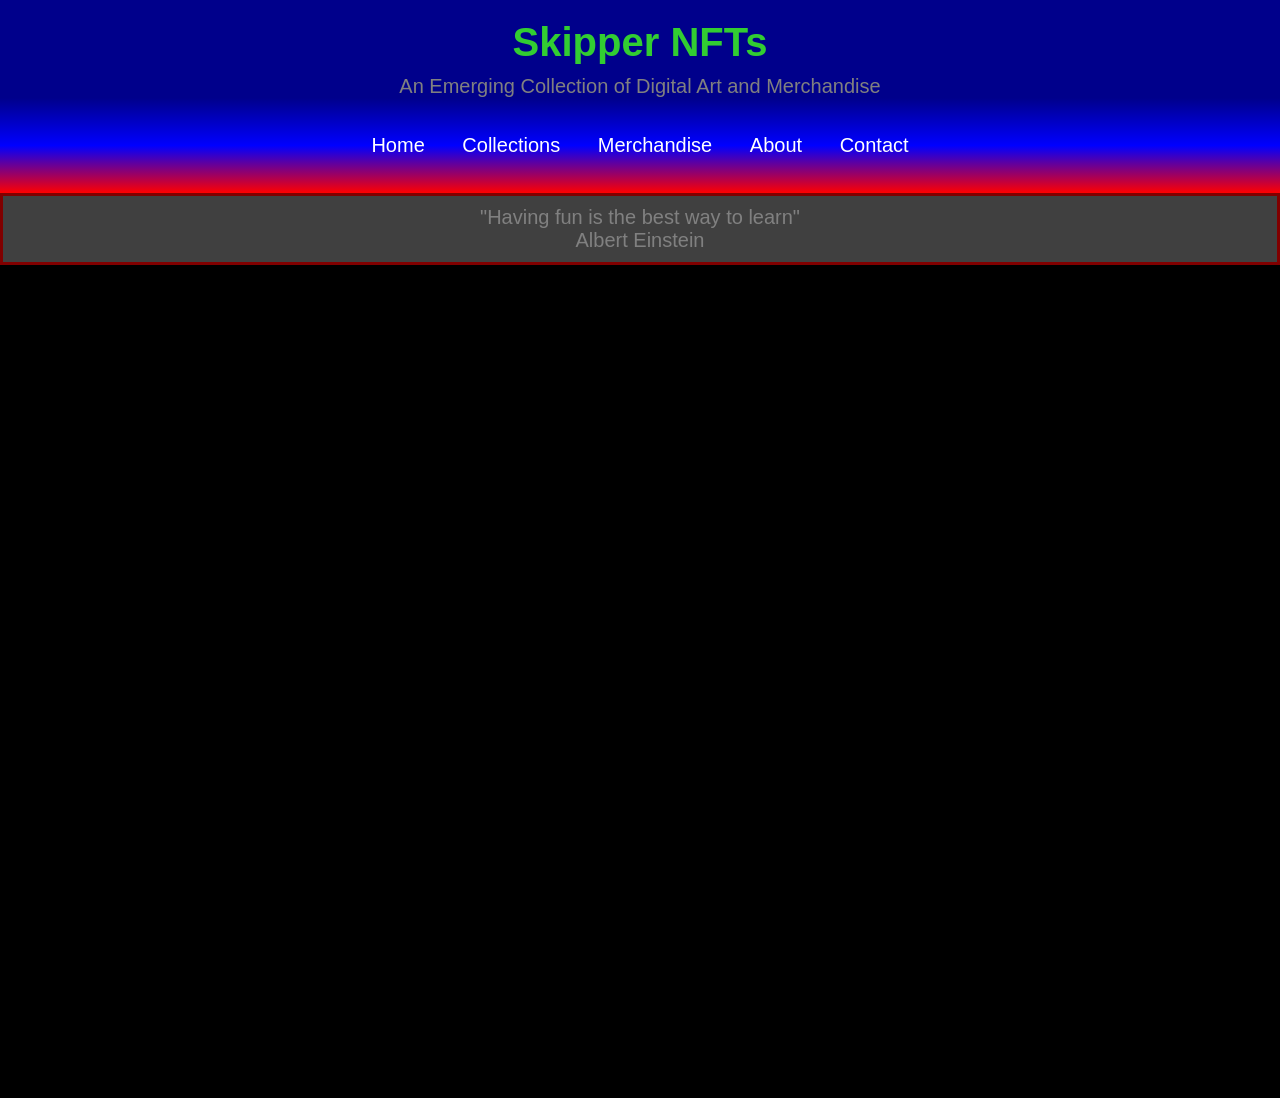
<file: index.html>
<!DOCTYPE html>
<html lang="en">
<head>
	<title>Skipper</title>
	<meta charset="UTF-8">
	<meta name="viewport" content="width=device-width, initial-scale=1">
	<link rel="stylesheet" href="/css/style.css">
</head>

<body>

	<div class="header">
	<h1>Skipper NFTs</h1>
	<p style="margin-top: 10px">An Emerging Collection of Digital Art and Merchandise</p>
	</div>


 <div class="navbar">
          <a href="/index.html">Home</a>
          <div class="dropdown">
          <button class="dropbtn">Collections</button>
            <div class="dropdown-content">
              <a href="/pages/collections/loveonchain.html">LoveOnChain</a>
	      <a href="/pages/collections/peaceandloveonchain.html">PeaceAndLoveOnchain</a>
            	</div></div>
 					<div class="dropdown">
 					<button class="dropbtn">Merchandise</button>
            <div class="dropdown-content">
              <a href="/pages/WLW.html">Pop Art Code</a>
              <a href="/pages/pinups.html">Øldgranpa Pinups</a>
            </div></div>
          <a href="/pages/about.html">About</a>
          <a href="/pages/contact.html">Contact</a>
          </div>

   <div class="centerElement" style="opacity:0.5;">
  	<p>"Having fun is the best way to learn"</p>
  	<p>Albert Einstein</p>
  </div>

  <canvas id='canvas1'></canvas>

<script>
//Get Random Colour function
function getRandomColor() {
            var letters = '0123456789ABCDEF';
            var color = '#';
            for (var i = 0; i < 6; i++) {
                color += letters[Math.floor(Math.random() * 16)];
              }
              return color;
            };

//Random Integer function
function getRandomInt(min, max) {
            return Math.floor(Math.random() * (max - min + 1) + min);
          };

	const canvas = document.getElementById('canvas1');
	const ctx = canvas.getContext('2d');
	canvas.width = innerWidth;
	canvas.height = innerHeight;

	class Symbol {
		constructor(x, y, fontSize, canvasHeight){
			this.characters = '01';
			this.x = x;
			this.y = y;
			this.fontSize = fontSize;
			this.text = '';
			this.canvasHeight = canvasHeight;

		}
		draw(context){
			this.text = this.characters.charAt(Math.floor(Math.random()*this.characters.length));
			context.fillText(this.text, this.x * this.fontSize, this.y * this.fontSize);
			if (this.y * this.fontSize > this.canvasHeight && Math.random() > 0.6){
				this.y = 0;
			} else {
				this.y += 1;
			}

		}
	}

	class Effect {
		constructor(canvasWidth, canvasHeight){
			this.canvasWidth = canvasWidth;
			this.canvasHeight = canvasHeight;
			this.fontSize = 15;
			this.columns = this.canvasWidth/this.fontSize;
			this.symbols = [];
			this.#initialize();

		}
		#initialize(){
			for (let i = 0; i < this.columns; i++){
				this.symbols[i] = new Symbol(i, 550, this.fontSize, this.canvasHeight); 
			}
		}
		resize(width, height){
			this.canvasWidth = width;
			this.canvasHeight = height;
			this.columns = this.canvasWidth/this.fontSize;
			this.symbols = [];
			this.#initialize();

		}
	}

const effect = new Effect(canvas.width, canvas.height);
let lastTime = 0;
const fps = 60;
const nextFrame = 2500/fps;
let timer = 0;


var colour_array = new Array (
	'darkBlue',
	'blue',
	'MidnightBlue'
	)


var r = getRandomInt(2,64);
console.log(r);

document.body.style.backgroundColor = 'black';

function animate(timeStamp){
	const deltaTime = timeStamp - lastTime;
	lastTime = timeStamp;


	if (timer > nextFrame){
	ctx.fillStyle = 'rgba(0, 0, 0, 0.03)';
	ctx.textAlign = 'center';
	ctx.fillRect(0, 0, canvas.width/2, canvas.height/2);
	ctx.fillStyle = colour_array[getRandomInt(0,2)];
	ctx.font = effect.fontSize + 'px monospace';
	effect.symbols.forEach(symbol => symbol.draw(ctx));
	ctx.translate(canvas.width/2, canvas.height/2);
	ctx.rotate(Math.PI / r);
	ctx.translate(-canvas.width/2, -canvas.height/2);
	timer = 0;	
	} else {
		timer += deltaTime;
	}
	requestAnimationFrame(animate);
}

animate(0);


window.addEventListener('resize', function(){
			canvas.width = innerWidth
			canvas.height = innerHeight
			effect.resize(canvas.width, canvas.height);
})

//Event Listener for Click
      canvas.addEventListener(
        "click",
        function (event) {

          if (!event.target.matches('.canvas')) {

        location.reload();
          }

        },
        false
      );



</script>


</body>
	
</html>
</file>
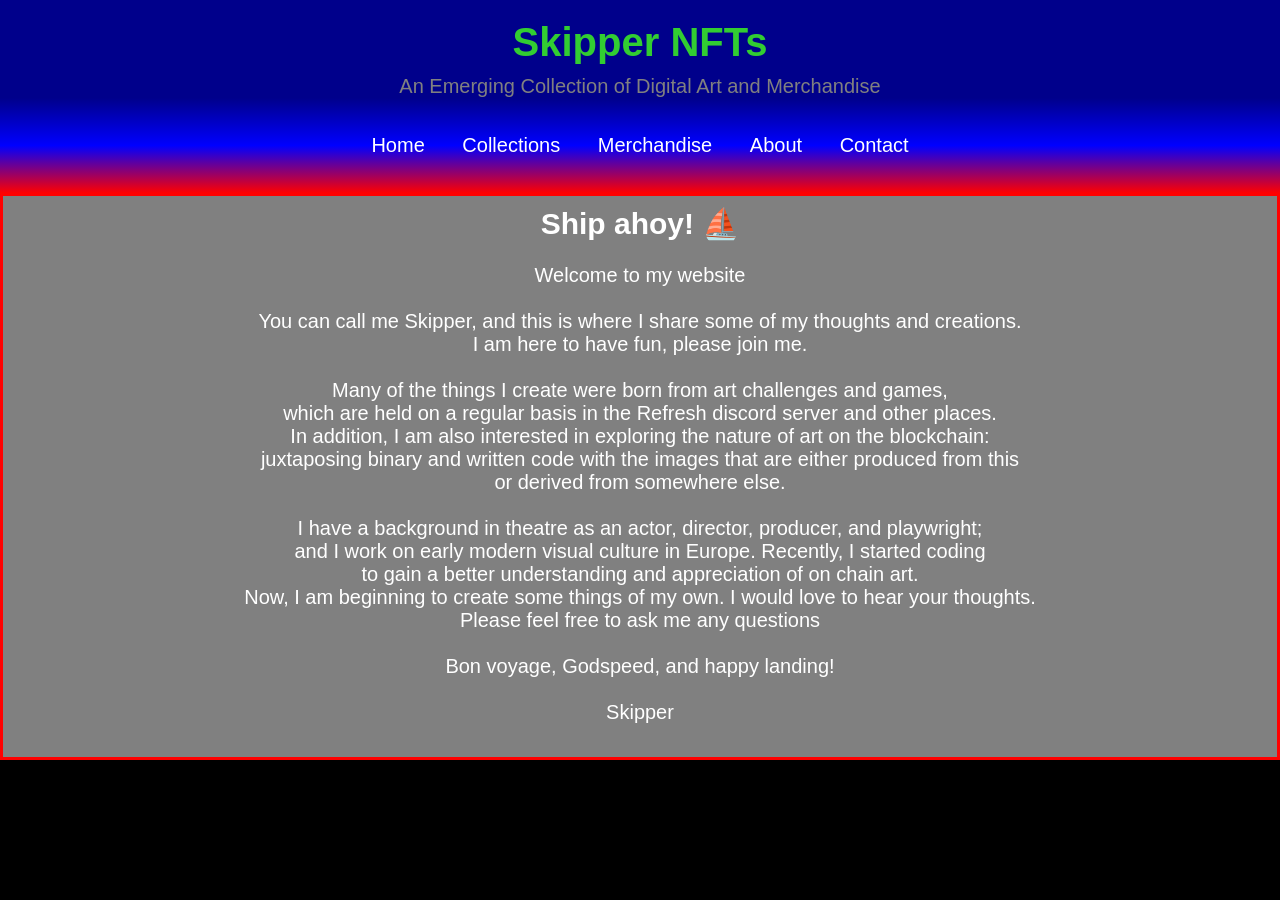
<file: pages/about.html>
<!DOCTYPE html>
<html lang="en">
<head>
	<meta charset="UTF-8">
	<meta http-equiv="X-UA-Compatible" content="IE-edge">
	<meta name="viewport" content="width=device-width, initial-scale=1.0">
	<link rel="stylesheet" href="/css/style.css">
	<title>About</title>

<body>

<div class="header">
	<h1>Skipper NFTs</h1>
	<p style="margin-top: 10px">An Emerging Collection of Digital Art and Merchandise</p>
	</div>


	 <div class="navbar">
          <a href="/index.html">Home</a>
          <div class="dropdown">
          <button class="dropbtn">Collections</button>
            <div class="dropdown-content">
              <a href="/pages/collections/loveonchain.html">LoveOnChain</a>
	      <a href="/pages/collections/peaceandloveonchain.html">PeaceAndLoveOnchain</a>
            	</div></div>
 					<div class="dropdown">
 					<button class="dropbtn">Merchandise</button>
            <div class="dropdown-content">
              <a href="/pages/WLW.html">Pop Art Code</a>
              <a href="/pages/pinups.html">Øldgranpa Pinups</a>
            </div></div>
          <a href="/pages/about.html">About</a>
          <a href="/pages/contact.html">Contact</a>
          </div>


<div class="centerElement"><h2>Ship ahoy! ⛵</h2> 
<br>
<p>Welcome to my website</p>
<br>
<p>You can call me Skipper, and this is where I share some of my thoughts and creations.<br> I am here to have fun, please join me.</p> 
<br>
<p>Many of the things I create were born from art challenges and games, 
	<br>which are held on a regular basis in the Refresh discord server and other places.
	<br> In addition, I am also interested in exploring the nature of art on the blockchain: 
	<br> juxtaposing binary and written code with the images that are either produced from this
	<br> or derived from somewhere else.</p>
<br>
<p>I have a background in theatre as an actor, director, producer, and playwright; 
<br>and I work on early modern visual culture in Europe. Recently, I started coding 
<br>to gain a better understanding and appreciation of on chain art. 
<br>Now, I am beginning to create some things of my own. I would love to hear your thoughts. 
<br>Please feel free to ask me any questions</p>
<br>
<p>Bon voyage, Godspeed, and happy landing!</p>
<br>
<p>Skipper</p>
<br>

</div>


</body>
</html>
</file>
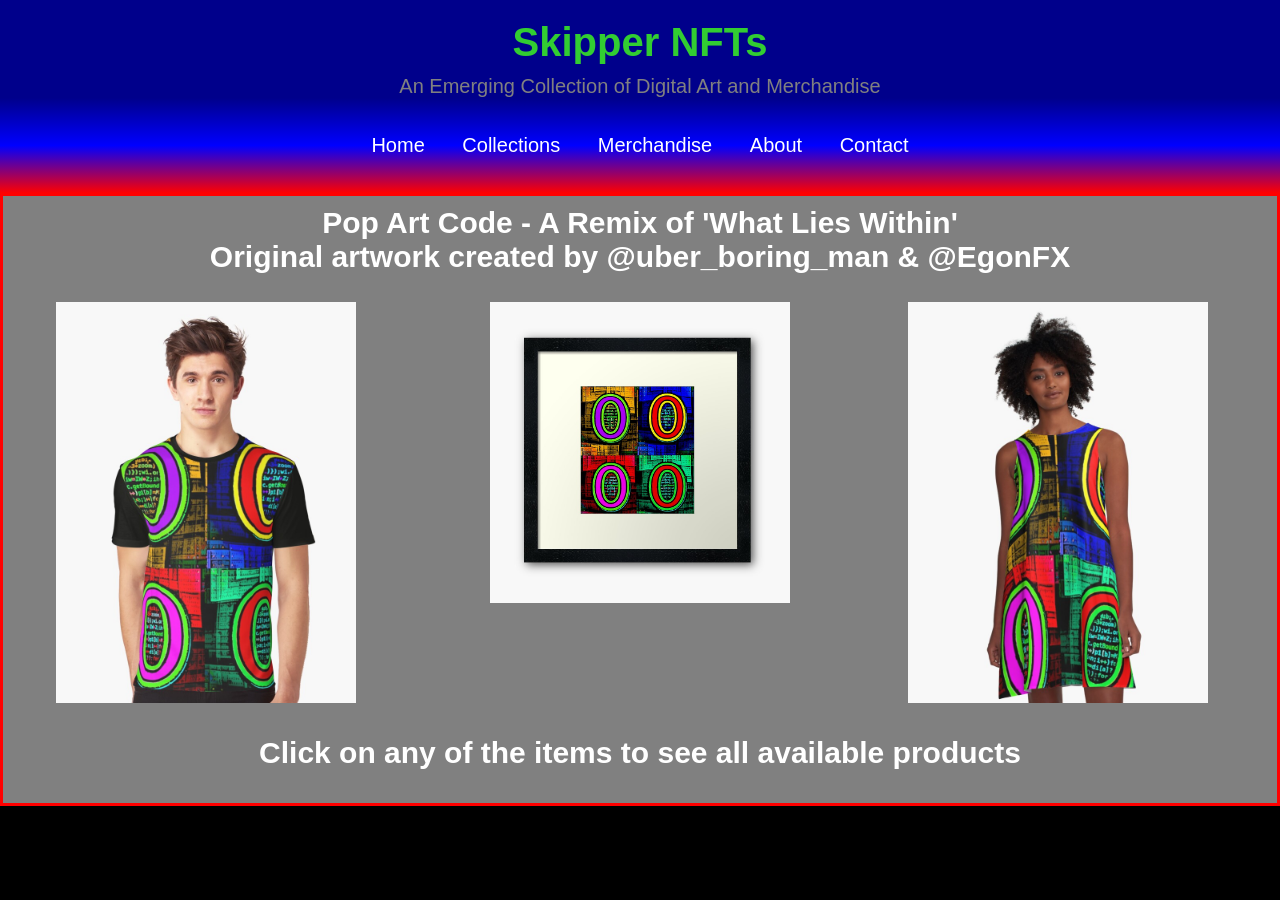
<file: pages/merchandise.html>
<!DOCTYPE html>
<html lang="en">
<head>
	<meta charset="UTF-8">
	<meta http-equiv="X-UA-Compatible" content="IE-edge">
	<meta name="viewport" content="width=device-width, initial-scale=1.0">
	<link rel="stylesheet" href="/css/style.css">
	<title>Merchandise</title>

<body>

<div class="header">
	<h1>Skipper NFTs</h1>
	<p style="margin-top: 10px">An Emerging Collection of Digital Art and Merchandise</p>
	</div>


	 <div class="navbar">
          <a href="/index.html">Home</a>
          <div class="dropdown">
          <button class="dropbtn">Collections</button>
            <div class="dropdown-content">
              <a href="/pages/collections/loveonchain.html">LoveOnChain</a>
            </div></div>
            <a href="/pages/merchandise.html">Merchandise</a>
          <a href="/pages/about.html">About</a>
          <a href="/pages/contact.html">Contact</a>
          </div>

<div class="centerElement">
	<div><h2>Pop Art Code - A Remix of 'What Lies Within' <br> Original artwork created by 
		<a href="https://twitter.com/uber_boring_man" target="_blank" style="padding:0px">@uber_boring_man</a> & <a href ="https://twitter.com/EgonFX" target="_blank" style="padding:0px">@EgonFX</a></h2></div>
<br>
<div class="row">
	<div class="column">
		<a href ="https://www.redbubble.com/shop/ap/101252213" target="_blank"><img src="/images/webshop/PopArtCodeExamples/work-101252213-graphic-t-shirt.jpeg" style="width:80%"></div>
	<div class="column">
		<a href ="https://www.redbubble.com/shop/ap/101252213" target="_blank"><img src="/images/webshop/PopArtCodeExamples/work-101252213-framed-art-print.jpeg" style="width:80%"></div>
	<div class="column">
		<a href ="https://www.redbubble.com/shop/ap/101252213" target="_blank"><img src="/images/webshop/PopArtCodeExamples/work-101252213-a-line-dress.jpeg" style="width:80%"></div>
</div>
<h2>Click on any of the items to see all available products</h2>
</div>


</body>
	
</html>
</file>
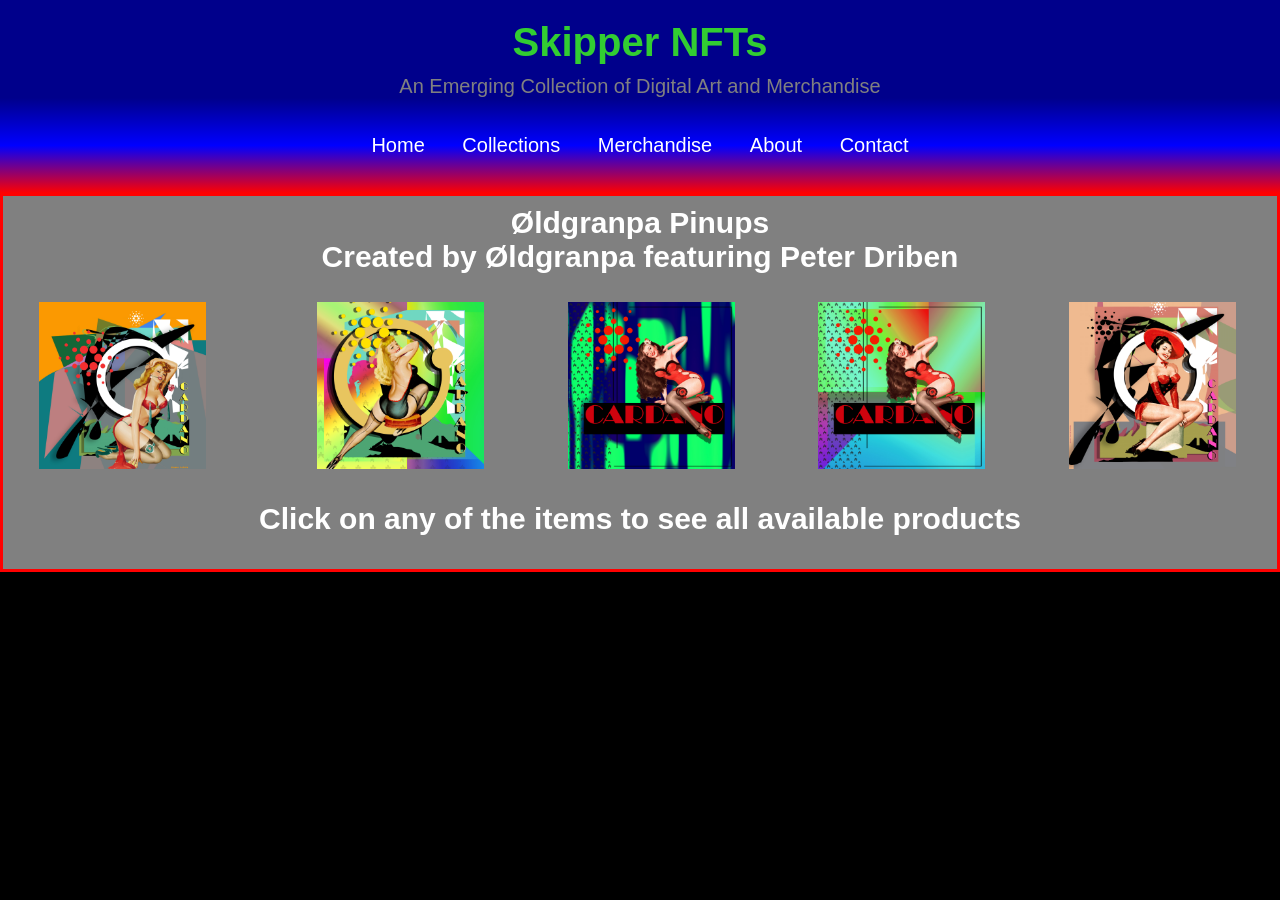
<file: pages/pinups.html>
<!DOCTYPE html>
<html lang="en">
<head>
	<meta charset="UTF-8">
	<meta http-equiv="X-UA-Compatible" content="IE-edge">
	<meta name="viewport" content="width=device-width, initial-scale=1.0">
	<link rel="stylesheet" href="/css/style.css">
	<title>Merchandise</title>


<body>

<div class="header">
	<h1>Skipper NFTs</h1>
	<p style="margin-top: 10px">An Emerging Collection of Digital Art and Merchandise</p>
	</div>


	 <div class="navbar">
          <a href="/index.html">Home</a>
          <div class="dropdown">
          <button class="dropbtn">Collections</button>
            <div class="dropdown-content">
              <a href="/pages/collections/loveonchain.html">LoveOnChain</a>
	      <a href="/pages/collections/peaceandloveonchain.html">PeaceAndLoveOnchain</a>
            	</div></div>
 					<div class="dropdown">
 					<button class="dropbtn">Merchandise</button>
            <div class="dropdown-content">
              <a href="/pages/WLW.html">Pop Art Code</a>
              <a href="/pages/pinups.html">Øldgranpa Pinups</a>
            </div></div>
          <a href="/pages/about.html">About</a>
          <a href="/pages/contact.html">Contact</a>
          </div>

<div class="centerElement">
	<div><h2>Øldgranpa Pinups<br> Created by 
		<a href="pinups.iHeartCrypto.art" target="_blank" style="padding:0px">Øldgranpa</a> featuring Peter Driben</h2></div>
<br>
<div class="row">
	<div class="column">
					<a href ="https://www.redbubble.com/shop/ap/102172942" target="_blank"><img src="/images/webshop/pinups/0ldgranpasPinups190.jpeg" style="width:80%"></div>
	<div class="column">
					<a href ="https://www.redbubble.com/shop/ap/102211390" target="_blank"><img src="/images/webshop/pinups/0ldgranpasPinups363.jpeg" style="width:80%"></div>
	<div class="column">
					<a href ="https://www.redbubble.com/shop/ap/102172344" target="_blank"><img src="/images/webshop/pinups/0ldgranpasPinups1093.jpeg" style="width:80%"></div>
	<div class="column">
					<a href ="https://www.redbubble.com/shop/ap/102212109" target="_blank"><img src="/images/webshop/pinups/0ldgranpasPinups1225.jpeg" style="width:80%"></div>
	<div class="column">
					<a href ="https://www.redbubble.com/shop/ap/102212934" target="_blank"><img src="/images/webshop/pinups/0ldgranpasPinups1329.jpeg" style="width:80%"></div>


</div>
<h2>Click on any of the items to see all available products</h2>
</div>


</body>


</html>
</file>
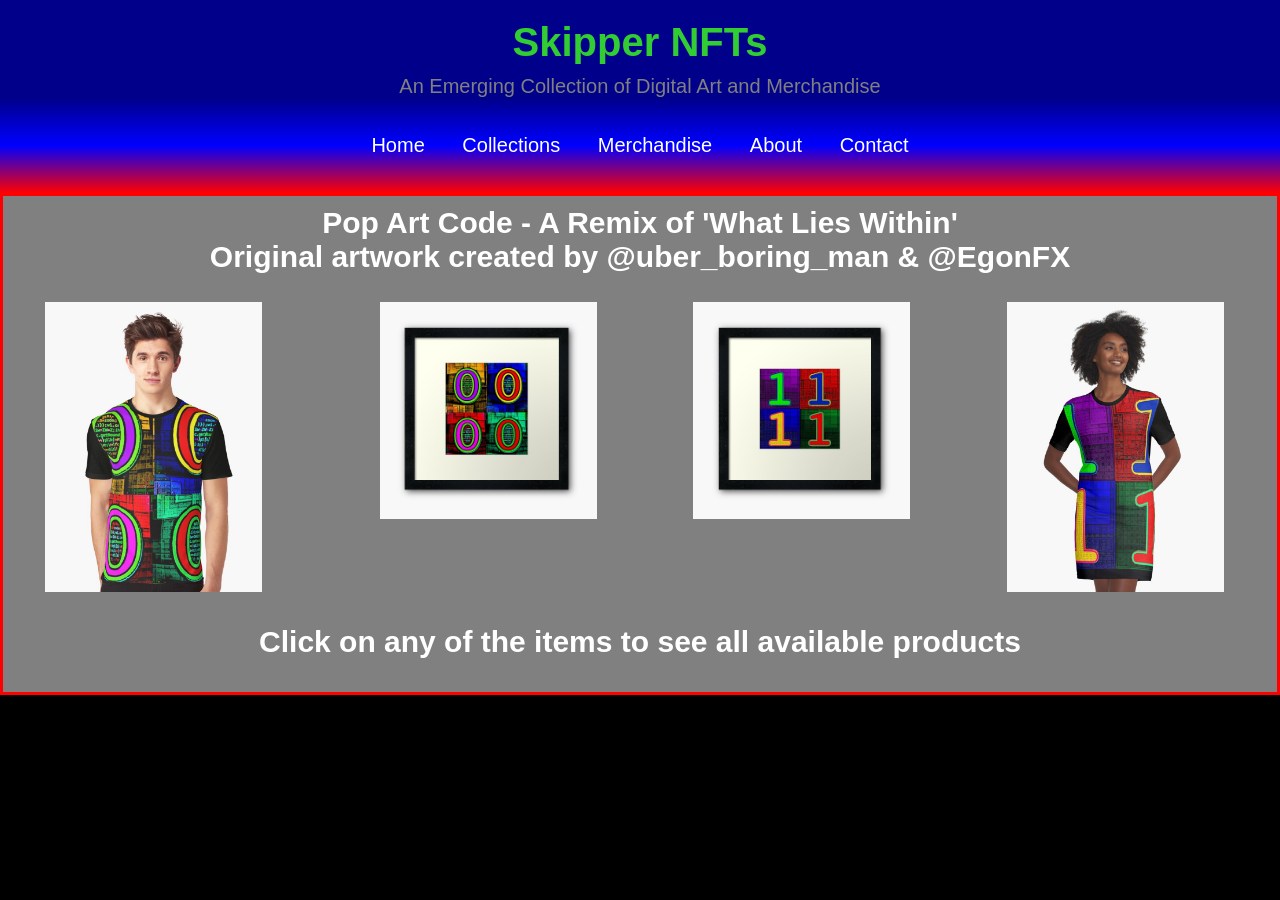
<file: pages/WLW.html>
<!DOCTYPE html>
<html lang="en">
<head>
	<meta charset="UTF-8">
	<meta http-equiv="X-UA-Compatible" content="IE-edge">
	<meta name="viewport" content="width=device-width, initial-scale=1.0">
	<link rel="stylesheet" href="/css/style.css">
	<title>Merchandise</title>

<body>

<div class="header">
	<h1>Skipper NFTs</h1>
	<p style="margin-top: 10px">An Emerging Collection of Digital Art and Merchandise</p>
	</div>


 <div class="navbar">
          <a href="/index.html">Home</a>
          <div class="dropdown">
          <button class="dropbtn">Collections</button>
            <div class="dropdown-content">
              <a href="/pages/collections/loveonchain.html">LoveOnChain</a>
	      <a href="/pages/collections/peaceandloveonchain.html">PeaceAndLoveOnchain</a>
            	</div></div>
 					<div class="dropdown">
 					<button class="dropbtn">Merchandise</button>
            <div class="dropdown-content">
              <a href="/pages/WLW.html">Pop Art Code</a>
              <a href="/pages/pinups.html">Øldgranpa Pinups</a>
            </div></div>
          <a href="/pages/about.html">About</a>
          <a href="/pages/contact.html">Contact</a>
          </div>

<div class="centerElement">
	<div><h2>Pop Art Code - A Remix of 'What Lies Within' <br> Original artwork created by 
		<a href="https://twitter.com/uber_boring_man" target="_blank" style="padding:0px">@uber_boring_man</a> & <a href ="https://twitter.com/EgonFX" target="_blank" style="padding:0px">@EgonFX</a></h2></div>
<br>
<div class="row">
	<div class="column">
		<a href ="https://www.redbubble.com/people/skippercnft/shop?artistUserName=Skippercnft&collections=2762569&iaCode=all-departments&sortOrder=relevant" target="_blank"><img src="/images/webshop/PopArtCodeExamples/work-101252213-graphic-t-shirt.jpeg" style="width:80%"></div>
	<div class="column">
		<a href ="https://www.redbubble.com/people/skippercnft/shop?artistUserName=Skippercnft&collections=2762569&iaCode=all-departments&sortOrder=relevant" target="_blank"><img src="/images/webshop/PopArtCodeExamples/work-101252213-framed-art-print.jpeg" style="width:80%"></div>
	<div class="column">
		<a href ="https://www.redbubble.com/people/skippercnft/shop?artistUserName=Skippercnft&collections=2762569&iaCode=all-departments&sortOrder=relevant" target="_blank"><img src="/images/webshop/PopArtCodeExamples/work-102289754-framed-art-print.jpeg" style="width:80%"></div>
	<div class="column">
		<a href ="https://www.redbubble.com/people/skippercnft/shop?artistUserName=Skippercnft&collections=2762569&iaCode=all-departments&sortOrder=relevant" target="_blank"><img src="/images/webshop/PopArtCodeExamples/work-102289754-graphic-t-shirt-dress.jpeg" style="width:80%"></div>
</div>
<h2>Click on any of the items to see all available products</h2>
</div>


</body>
	
</html>
</file>
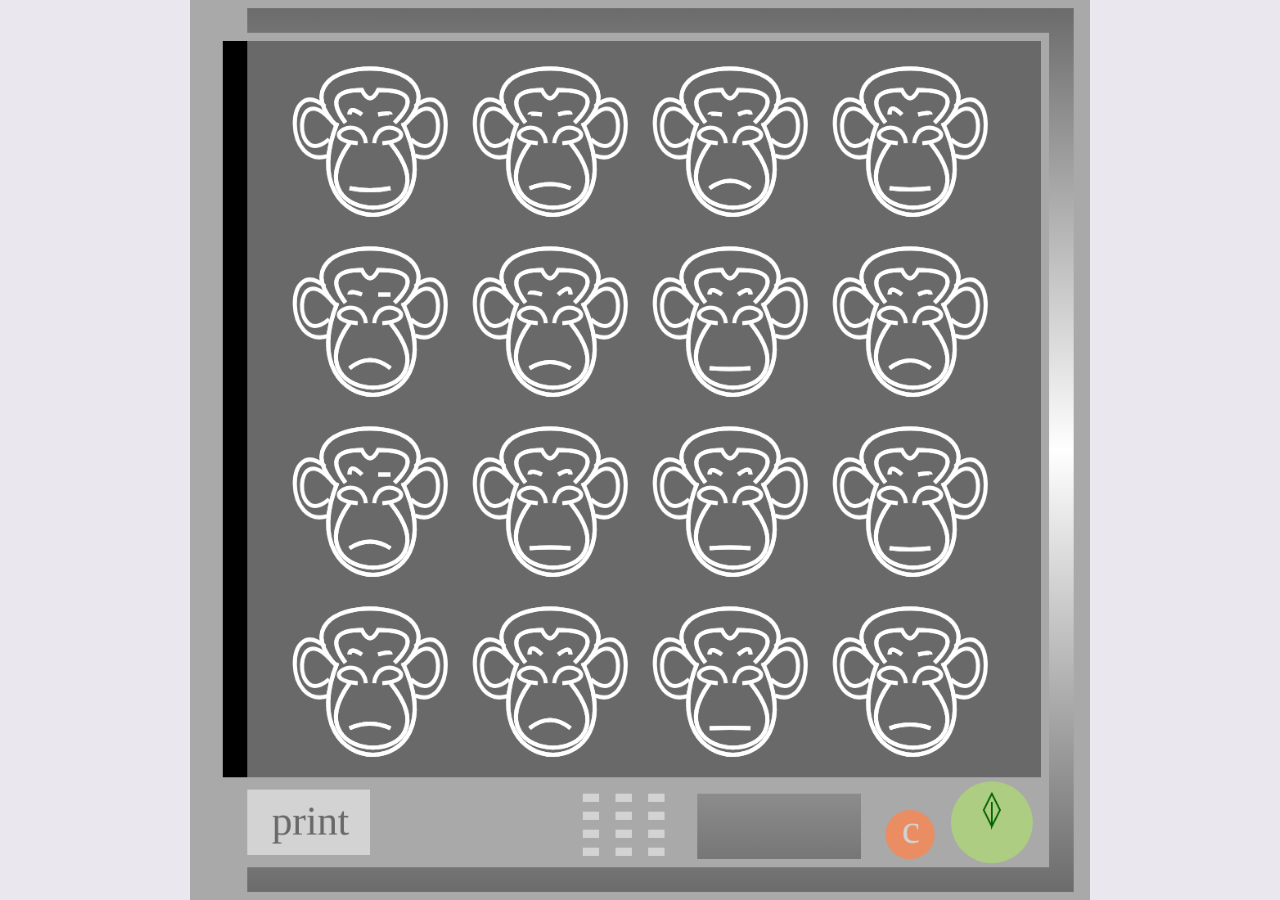
<file: pages/collections/CopyPastaBoredApe.html>
<!DOCTYPE html>
<html lang="en">
<head>
	<meta charset="UTF-8">
	<meta http-equiv="X-UA-Compatible" content="IE-edge">
	<meta name="viewport" content="width=device-width, initial-scale=1.0">
	<title>CopyPasta</title>
<style>

* {
  margin: 0;
  padding: 0;
  box-sizing: border-box;
}

canvas {
   position:  absolute;
   top:  0;
   left: 0;
   object-fit: contain;
   
}

body {
  overflow:  hidden;
}


</style>

<body>

<script>

//Get Random Colour function
function getRandomColor() {
            var letters = '0123456789ABCDEF';
            var color = '#';
            for (var i = 0; i < 6; i++) {
                color += letters[Math.floor(Math.random() * 16)];
              }
              return color;
            };

//Get Random RGBA function
function random_rgba() {
    var o = Math.round, r = Math.random, s = 255;
    return 'rgba(' + o(r()*s) + ',' + o(r()*s) + ',' + o(r()*s) + ',' + 0.1 + ')';
};  

//Get Random HSL function
function random_hsl() {
    
    return 'hsl(' + getRandomInt(0,255)+ ',' + 100 + '%' + ',' + getRandomInt(0,100) + '%)'
};  

//Random Integer function
function getRandomInt(min, max) {
            return Math.floor(Math.random() * (max - min + 1) + min);
          };           

//Create Main Canvas
var MainCanvas = document.createElement('canvas');
MainCanvas.width = 1100;
MainCanvas.height = 1100;
MainCanvas.style.width = '100vw';
MainCanvas.style.height = '100vh';
MainCanvas.style.zIndex = '-9999';
document.body.style.backgroundColor = random_rgba();
document.body.appendChild(MainCanvas);

//Get context of main canvas
var ctx = MainCanvas.getContext('2d');

//Copier
var my_gradient = ctx.createLinearGradient(0, 0, 0, 1100);
my_gradient.addColorStop(0, "dimgrey");
my_gradient.addColorStop(0.5, "white");
my_gradient.addColorStop(1, "dimgrey");

  //top bar
  ctx.fillStyle = 'darkgrey'//random_rgba();
  ctx.fillRect(0,0,1100,1100);

  //Copier bar
  ctx.fillStyle = 'black'
  ctx.fillRect(40,50,30,900);

  //Frame and bottom squares
  ctx.fillStyle = my_gradient;
  ctx.fillRect(70,10,1000,30);
  ctx.fillRect(70,1060,1000,30);
  ctx.fillRect(1050,10,30,1080);
  ctx.fillRect(620,970,200,80);
  

  //Keypad
  for (k=0; k<3; k++)
    for (l=0; l<4; l++){
      x = 480;
      y = 970;
      ctx.fillStyle = 'lightgrey'
      ctx.fillRect(x+ (k*40) ,y + (l*22),20,10);
    }

  //Copier button green
  ctx.arc(980,1005,50,0,2 * Math.PI, false);
  ctx.fillStyle = '#adcd82';
  ctx.fill()
  
  ctx.beginPath();
  ctx.moveTo(980,1010);
  ctx.lineTo(970,990);
  ctx.lineTo(980,970);
  ctx.lineTo(990,990);
  ctx.lineTo(980,1010);
  ctx.lineTo(980,980)
  ctx.strokeStyle = 'darkgreen'
  ctx.lineWidth = 2;
  ctx.stroke(); 

  //Copier button red
  ctx.beginPath();
  ctx.arc(880,1020,30,0,2 * Math.PI, false);
  ctx.fillStyle = '#eb8d63';
  ctx.fill()
  
  ctx.beginPath();
  ctx.fillStyle = 'lightgrey'
  ctx.font = '50px sans serif';
  ctx.fillText('c', 870,1030);

  //CopyPasta pfp
  ctx.fillRect(70,965,150,80);
  ctx.fillStyle = 'red';
  ctx.fill();
  
  ctx.beginPath();
  ctx.fillStyle = 'dimgrey'
  ctx.font = '50px sans serif';
  ctx.fillText('print', 100,1020);

//Monkey
class Monkey {
  constructor(x,y){
    this.x = x;
    this.y = y;
  }
  draw(context){
    
    ctx.lineWidth =  5;
    //Head Top
    ctx.beginPath();
    ctx.moveTo(x+10,y+5);
    ctx.bezierCurveTo(
      (x - 80), (y - 90),
      (x + 180), (y - 90),
      (x + 90), y+5);
    
    //Head Bottom
    ctx.moveTo(x+25,y+25);
    ctx.bezierCurveTo(
      (x - 50), (y + 130),
      (x + 160), (y + 130),
      (x + 75), y+25)

    ctx.moveTo(x+10,y+0);
    ctx.bezierCurveTo(
      (x - 50), (y + 150),
      (x + 160), (y + 150),
      (x + 90), y+0)

    //Mouth
    ctx.moveTo(x+25,y+80);
    ctx.quadraticCurveTo(
      x+50, (y+ getRandomInt(60,85)), 
      x + 75, y + 80)

    //Eye Left
    ctx.moveTo(x+25,y-10);
    ctx.quadraticCurveTo(
      x + 25, (y - getRandomInt(10,25)), 
      x + 40, y - 10)

    //Eye Right
    ctx.moveTo(x+60,y-10);
    ctx.quadraticCurveTo(
      x + 75, y - getRandomInt(10,25), 
      x + 75, y - 10) 
     
    //Hairline
    ctx.moveTo(x+20,y-0);
    ctx.quadraticCurveTo(
      x - 10, y - 40, 
      x + 40, y - 40);
    ctx.quadraticCurveTo(
      x + 50, y - 20, 
      x + 60, y - 40);
    ctx.quadraticCurveTo(
      x + 120, y - 40, 
      x + 80, y-0);
      ctx.stroke();

    //Nose
    ctx.moveTo(x+45,y+25);
    ctx.bezierCurveTo(
      (x + 40), (y - 15),
      (x -20), (y + 20),
      (x + 35), (y+25))
    ctx.moveTo(x+55,y+25);
    ctx.bezierCurveTo(
      (x + 60), (y - 15),
      (x + 120), (y + 20),
      (x + 65), y+25)
    ctx.stroke();

    //Ear Left
    ctx.beginPath();
    ctx.moveTo(x,y+40);
    ctx.bezierCurveTo(
      (x - 55), (y + 60),
      (x - 55), (y - 60),
      (x - 5), (y - 20))
    ctx.moveTo(x,y+20);
    ctx.bezierCurveTo(
      (x - 45), (y + 60),
      (x - 45), (y - 60),
      (x + 5), (y - 0))
   
    //Ear Right
    ctx.moveTo(x+105,y+40);
     ctx.bezierCurveTo(
      (x + 155), (y + 60),
      (x + 155), (y - 60),
      (x + 105), (y - 20))
  ctx.moveTo(x+100,y+20);
    ctx.bezierCurveTo(
      (x + 145), (y + 60),
      (x + 145), (y - 60),
      (x + 95), (y - 0))

    ctx.stroke();
  }
}

var colours = new Array (
'hsl(0, 100%, 50%)',   
'hsl(34, 100%, 59%)',   
'hsl(60, 100%, 63%)',   
'hsl(131, 100%, 25%)',   
'hsl(240, 100%, 49%)',
'hsl(304, 100%, 26%)'   
);
var x = 1000

function colourStrokeStyle(){
var defaultColourIndex = getRandomInt(0,5);
return colours[defaultColourIndex];
};

function monkey(){
  ctx.clearRect(70, 50, 970, 900);
  
  ctx.beginPath();
  ctx.fillStyle = 'dimgrey'
  ctx.fillRect(70,50,970,900);

for (i = 0; i < 4; i++)
  for (let j = 0; j < 4; j++){ 
    x = 170 + ( j * 220);
    y = 150 + (i * 220);
    ctx.strokeStyle = 'white'
    //console.log(ctx.strokeStyle);
    var monkey = new Monkey(x,y);
    monkey.draw(ctx); 
}};

monkey();
//window.setInterval(monkey, 1000); 

function copier(){
    var x = 850
    window.requestAnimationFrame(function animate() {
    x -= getRandomInt(5,8);
    ctx.beginPath();
    ctx.fillStyle = 'rgba(0, 0, 0, 0.03)';
    ctx.fillRect(20+x, 50, 160, 900);
          if (x < 50){
              monkey();
              x += 800;
          } else {
              x += 0;
              }
                reqAnim = window.requestAnimationFrame(animate);
                }); 
}

//Event Listener for Click
      MainCanvas.addEventListener(
        "click", 
        function (event) {
          var element = event.currentTarget;
          element.clicks = (element.clicks || 1) //+ 1;
          console.log(element.clicks);   
         

          ww=window.innerWidth;
          wh=window.innerHeight;
          mind=Math.min(ww,wh)//-100;
          sf=1100/mind;

          xclick=(sf*(event.clientX-(ww-mind)/2))|0;
          yclick=(sf*(event.clientY-(wh-mind)/2))|0;
          console.log(xclick, yclick); 

          if(element.clicks <= 1 && xclick > 930 && xclick < 1030 && yclick > 960 && yclick < 1060){
            copier()  
            element.clicks += 1;
            }
            else if(xclick > 850 && xclick < 910 && yclick > 990 && yclick < 1050){
             window.cancelAnimationFrame(reqAnim);
             ctx.clearRect(70, 50, 970, 900);
             monkey();
             element.clicks = 0;
            }
            else if(xclick > 70 && xclick < 220 && yclick > 965 && yclick < 1045){
              pfpGenerator();
              element.clicks = 0;
            };
        },
        {once:false}
      );

/* MainCanvas.addEventListener(
        "click", 
        function (event) {
            if(xclick > 70 && xclick < 220 && yclick > 965 && yclick < 1045){
            pfpGenerator();
        }}); */

function pfpGenerator(){

//Make a Canvas to copy the data you would like to download to
var hidden_canv = document.createElement('canvas');
hidden_canv.style.display = 'none';
document.body.appendChild(hidden_canv);
hidden_canv.width = 2000;
hidden_canv.height = 2000;

//Draw the data you want to download to the hidden canvas
var hidden_ctx = hidden_canv.getContext('2d');

hidden_ctx.drawImage(
    MainCanvas, 
    95,//Start Clipping
    50,//Start Clipping
    250,//Clipping Width
    250,//Clipping Height
    0,//Place X
    0,//Place Y
    hidden_canv.width,//Place Width
    hidden_canv.height//Place Height
    );

//Create a download URL for the data
var hidden_data = hidden_canv.toDataURL({ pixelRatio: 2}).replace({ pixelRatio: 2}, "image/octet-stream"); 

//Download the pfp
var downloadAnchor = document.createElement('a');
downloadAnchor.setAttribute('download', 'CopyPastaPfp.png');
downloadAnchor.setAttribute('href', hidden_data);
downloadAnchor.click();
} 






</script>

</body>
</html>
</file>
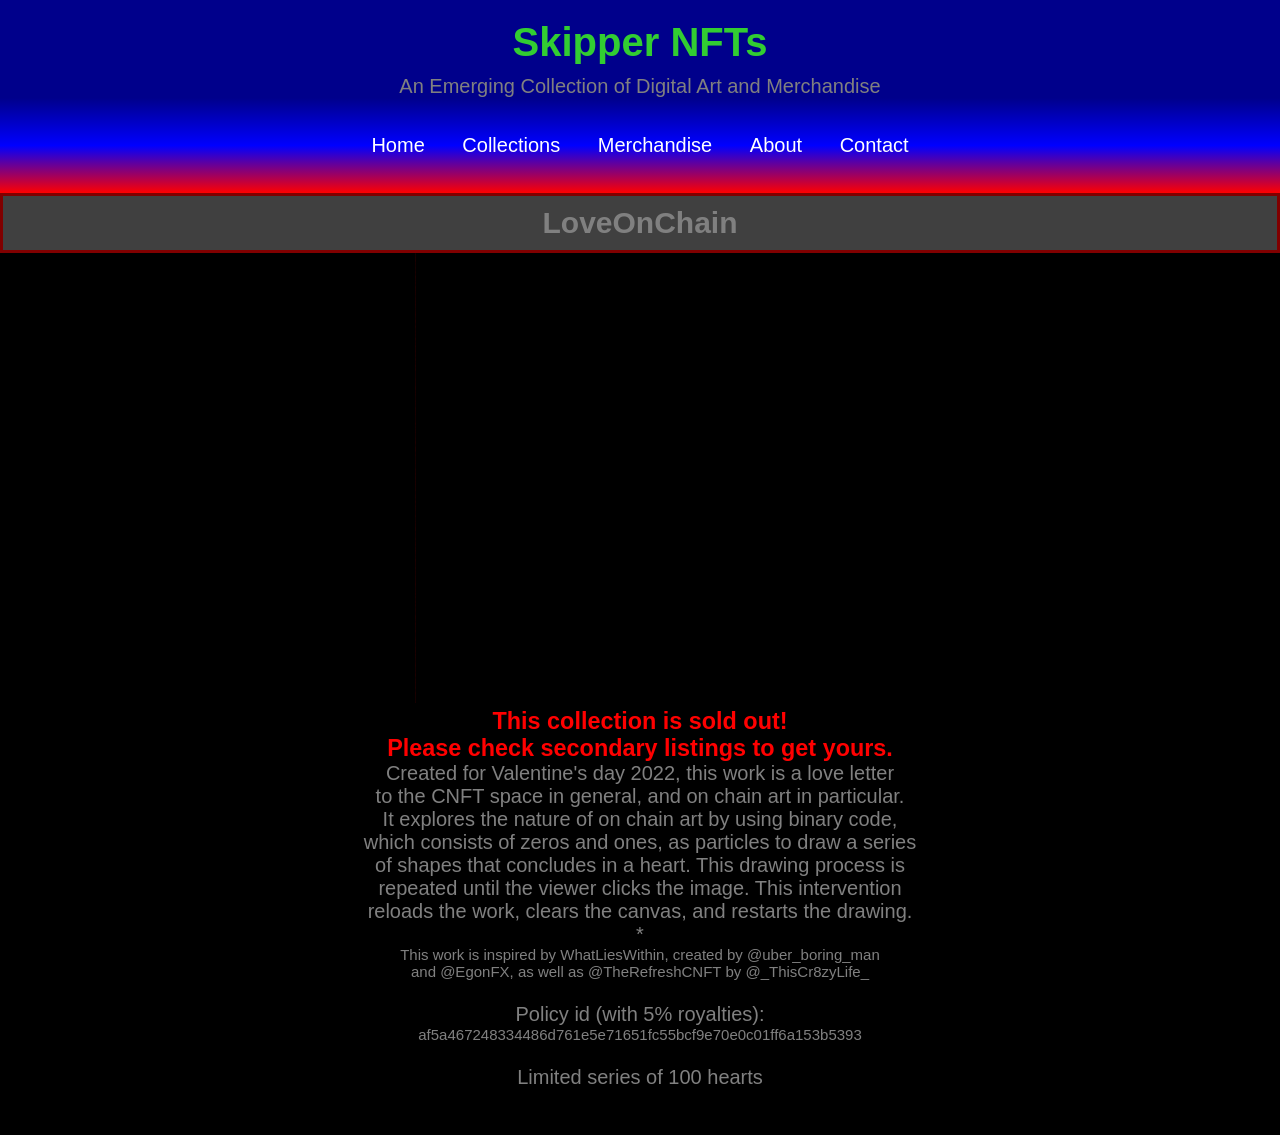
<file: pages/collections/loveonchain.html>
<!DOCTYPE html>
<html lang="en">
<head>
  <title>LoveOnChain</title>
  <meta charset="UTF-8">
  <meta name="viewport" content="width=device-width, initial-scale=1">
  <link rel="stylesheet" href="/css/style.css">
</head>

<body>

  <div class="header">
  <h1>Skipper NFTs</h1>
  <p style="margin-top: 10px">An Emerging Collection of Digital Art and Merchandise</p>
</div>

  <div class="navbar">
          <a href="/index.html">Home</a>
          <div class="dropdown">
          <button class="dropbtn">Collections</button>
            <div class="dropdown-content">
              <a href="/pages/collections/loveonchain.html">LoveOnChain</a>
              <a href="/pages/collections/peaceandloveonchain.html">PeaceAndLoveOnchain</a>
            	</div></div>
 					<div class="dropdown">
 					<button class="dropbtn">Merchandise</button>
            <div class="dropdown-content">
              <a href="/pages/WLW.html">Pop Art Code</a>
              <a href="/pages/pinups.html">Øldgranpa Pinups</a>
            </div></div>
          <a href="/pages/about.html">About</a>
          <a href="/pages/contact.html">Contact</a>
          </div>
  
<div class="title" style="opacity:0.5;"><h2>LoveOnChain</h2></div>
<article>
  
  <article id="LoveOnChainNFT"><canvas id='canvas1'></canvas></article>

  <article style="color: grey">
  <h3 style="color:red;">This collection is sold out! <br>Please check secondary listings to get yours.</h3>
  <p>Created for Valentine's day 2022, this work is a love letter<br> 
    to the CNFT space in general, and on chain art in particular.<br>
    It explores the nature of on chain art by using binary code, <br> 
    which consists of zeros and ones, as particles to draw a series<br> 
    of shapes that concludes in a heart. This drawing process is <br>
    repeated until the viewer clicks the image. This intervention <br> 
    reloads the work, clears the canvas, and restarts the drawing.<br>
    *<br>
    <p style="font-size: 15px;">This work is inspired by WhatLiesWithin, created by @uber_boring_man<br>
    and @EgonFX, as well as @TheRefreshCNFT by @_ThisCr8zyLife_</p>
</p>
<br>

  
<p>Policy id (with 5% royalties):</p><p style="font-size: 15px;">af5a467248334486d761e5e71651fc55bcf9e70e0c01ff6a153b5393</p></p><br>

<p>Limited series of 100 hearts</p><br>
<br>

  </article>


<script>

//Get Random Colour function
function getRandomColor() {
            var letters = '0123456789ABCDEF';
            var color = '#';
            for (var i = 0; i < 6; i++) {
                color += letters[Math.floor(Math.random() * 16)];
              }
              return color;
            };

//Random Integer function
function getRandomInt(min, max) {
            return Math.floor(Math.random() * (max - min + 1) + min);
          };
//Set up canvas 

  const canvas = document.getElementById('canvas1');
  const ctx = canvas.getContext('2d');
  canvas.width = 550;
  canvas.height = 550;
  canvas.style.width = '50vw';
  canvas.style.height = '50vh';
  canvas.style.transform = "rotate(270deg)";         // or -90 depending on need
  canvas.style.webkitTransform = "rotate(270deg)";
  ctx.fillStyle='black';
  ctx.fillRect(0, 0, canvas.width, canvas.height/2);
  document.body.style.backgroundColor = 'black';

  console.log(canvas.height)

//Create Symbols and apply Effect

  class Symbol {
    constructor(x, y, fontSize, canvasHeight){
      this.characters = '01';
      this.x = x;
      this.y = y;
      this.fontSize = fontSize;
      this.text = '';
      this.canvasHeight = canvasHeight;

    }
    draw(context){
      this.text = this.characters.charAt(Math.floor(Math.random()*this.characters.length));
      context.fillText(this.text, this.x * this.fontSize, this.y * this.fontSize);
      if (this.y * this.fontSize > this.canvasHeight && Math.random() > 0.1){
        this.y = 0;
      } else {
        this.y += 1;
      }

    }
  }

  class Effect {
    constructor(canvasWidth, canvasHeight){
      this.canvasWidth = canvasWidth;
      this.canvasHeight = canvasHeight;
      this.fontSize = 1;
      this.columns = this.canvasWidth/this.fontSize;
      this.symbols = [];
      this.initialize();

    }
    initialize(){
      for (let i = 0; i < this.columns; i++){
        this.symbols[i] = new Symbol(i, 0, this.fontSize, this.canvasHeight); 
      }
    }
    resize(width, height){
      this.canvasWidth = width;
      this.canvasHeight = height;
      this.columns = this.canvasWidth/this.fontSize;
      this.symbols = [];
      this.initialize();

    }
  }

const effect = new Effect(canvas.width, canvas.height);
let lastTime = 0;
const fps = 60;
const nextFrame = 2500/fps;
let timer = 0;


var colour_array = new Array (
  'darkRed',
  'red',
  'mediumVioletRed'
  )

//Animate Binary

function animate(timeStamp){
  const deltaTime = timeStamp - lastTime;
  lastTime = timeStamp;


  if (timer > nextFrame){
  ctx.fillStyle = 'rgba(0, 0, 0, 0.005)';
  ctx.textAlign = 'center';
  ctx.fillRect(0, 0, canvas.width/2, canvas.height/2);
  ctx.fillStyle = colour_array[getRandomInt(0,2)];
  ctx.font = effect.fontSize + 'px monospace';
  effect.symbols.forEach(symbol => symbol.draw(ctx));
  effect.symbols.forEach(symbol => symbol.draw(ctx));
  
  ctx.translate(canvas.width/2, canvas.height/2);
  ctx.rotate(Math.PI / 35);
  ctx.rotate(Math.PI / 130);
  ctx.translate(-canvas.width/2, -canvas.height/2);

  timer = 0;  
  } else {
    timer += deltaTime;
  }
  requestAnimationFrame(animate);
}

animate(0);


//Event Listener for Resize
window.addEventListener('resize', function(){
      canvas.width = 550;
      canvas.height = 550;
      effect.resize(canvas.width, canvas.height);
})

//Event Listener for Resize
window.addEventListener('resize', function(){
      canvas.width = 550;
      canvas.height = 550;
      effect.resize(canvas.width, canvas.height);
})

//Event Listener for Click
      LoveOnChainNFT.addEventListener(
        "click",
        function (event) {

          if (!event.target.matches('.LoveOnChainNFT')) {

        location.reload();
          }

        },
        false
      );


</script>
  
</body>
  
</html>
</file>
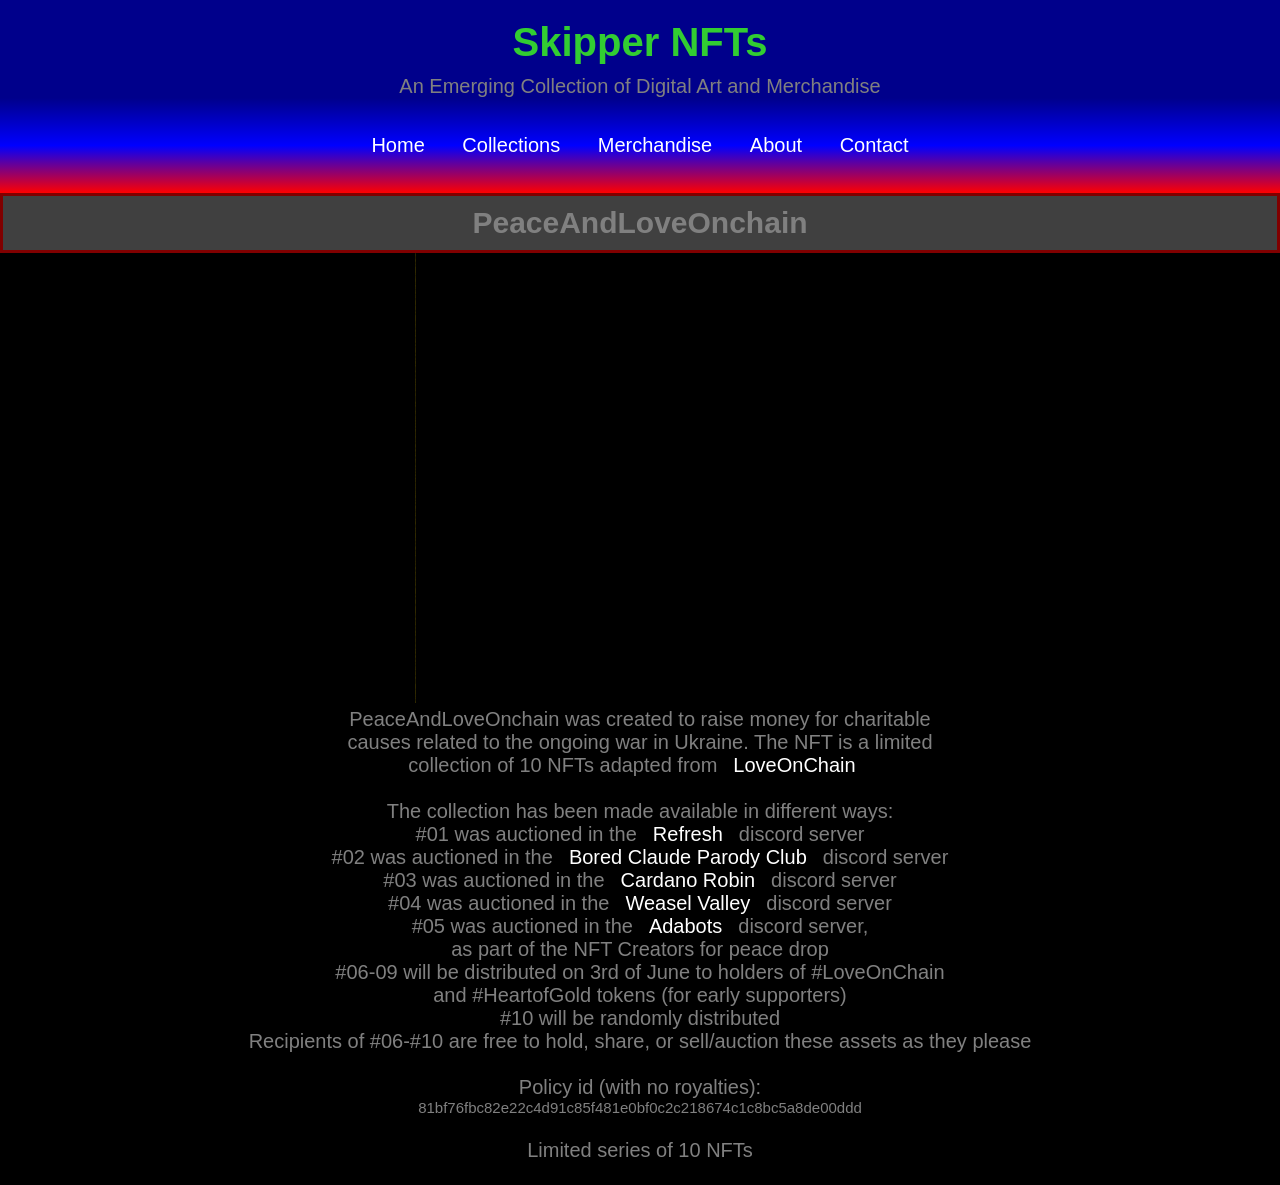
<file: pages/collections/peaceandloveonchain.html>
<!DOCTYPE html>
<html lang="en">
<head>
  <title>PeaceAndLoveOnchain</title>
  <meta charset="UTF-8">
  <meta name="viewport" content="width=device-width, initial-scale=1">
  <link rel="stylesheet" href="/css/style.css">
</head>

<body>

  <div class="header">
  <h1>Skipper NFTs</h1>
  <p style="margin-top: 10px">An Emerging Collection of Digital Art and Merchandise</p>
</div>

  <div class="navbar">
          <a href="/index.html">Home</a>
          <div class="dropdown">
          <button class="dropbtn">Collections</button>
            <div class="dropdown-content">
              <a href="/pages/collections/loveonchain.html">LoveOnChain</a>
              <a href="/pages/collections/peaceandloveonchain.html">PeaceAndLoveOnchain</a>
            	</div></div>
 					<div class="dropdown">
 					<button class="dropbtn">Merchandise</button>
            <div class="dropdown-content">
              <a href="/pages/WLW.html">Pop Art Code</a>
              <a href="/pages/pinups.html">Øldgranpa Pinups</a>
            </div></div>
          <a href="/pages/about.html">About</a>
          <a href="/pages/contact.html">Contact</a>
          </div>
  
<div class="title" style="opacity:0.5;"><h2>PeaceAndLoveOnchain</h2></div>
<article>
  
  <article id="PeaceAndLoveOnchainNFT"><canvas id='canvas1'></canvas></article>

  <article style="color: grey">
  
  <p>PeaceAndLoveOnchain was created to raise money for charitable<br> 
      causes related to the ongoing war in Ukraine. The NFT is a limited<br>
      collection of 10 NFTs adapted from<a href="/pages/collections/loveonchain.html">LoveOnChain</a><br>
      <br>
      The collection has been made available in different ways:
      <ol>
      <li>#01 was auctioned in the<a href="https://twitter.com/TheRefreshCNFT" target="_blank">Refresh</a>discord server</li>
      <li>#02 was auctioned in the<a href="https://twitter.com/BoredClaudePC" target="_blank">Bored Claude Parody Club</a>discord server</li>
      <li>#03 was auctioned in the<a href="https://twitter.com/Cardano_Robin" target="_blank">Cardano Robin</a>discord server</li>
      <li>#04 was auctioned in the<a href="https://twitter.com/weasel_valley" target="_blank">Weasel Valley</a>discord server</li>
      <li>#05 was auctioned in the<a href="https://twitter.com/JlRoyksopp" target="_blank">Adabots</a>discord server,<br>as part of the NFT Creators for peace drop</li>
      <li>#06-09 will be distributed on 3rd of June to holders of #LoveOnChain<br> and #HeartofGold tokens (for early supporters)</li>
      <li>#10 will be randomly distributed</li>
        <li>Recipients of #06-#10 are free to hold, share, or sell/auction these assets as they please</li>
    </ol>
</p>

<br>

<p>Policy id (with no royalties):</p><p style="font-size: 15px;">81bf76fbc82e22c4d91c85f481e0bf0c2c218674c1c8bc5a8de00ddd</p></p><br>

<p>Limited series of 10 NFTs</p><br>

<script>

//Get Random Colour function
function getRandomColor() {
            var letters = '0123456789ABCDEF';
            var color = '#';
            for (var i = 0; i < 6; i++) {
                color += letters[Math.floor(Math.random() * 16)];
              }
              return color;
            };

//Random Integer function
function getRandomInt(min, max) {
            return Math.floor(Math.random() * (max - min + 1) + min);
          };
//Set up canvas 

  const canvas = document.getElementById('canvas1');
  const ctx = canvas.getContext('2d');
  canvas.width = 550;
  canvas.height = 550;
  canvas.style.width = '50vw';
  canvas.style.height = '50vh';
  canvas.style.transform = "rotate(270deg)";         // or -90 depending on need
  canvas.style.webkitTransform = "rotate(270deg)";
  ctx.fillStyle= "#005BBB";
  ctx.fillRect(0, 0, canvas.width, canvas.height);
  document.body.style.backgroundColor = 'black';

//Create Symbols and apply Effect

  class Symbol {
    constructor(x, y, fontSize, canvasHeight){
      this.characters = '01';
      this.x = x;
      this.y = y;
      this.fontSize = fontSize;
      this.text = '';
      this.canvasHeight = canvasHeight;

    }
    draw(context){
      this.text = this.characters.charAt(Math.floor(Math.random()*this.characters.length));
      context.fillText(this.text, this.x * this.fontSize, this.y * this.fontSize);
      if (this.y * this.fontSize > this.canvasHeight && Math.random() > 0.1){
        this.y = 0;
      } else {
        this.y += 1;
      }

    }
  }

  class Effect {
    constructor(canvasWidth, canvasHeight){
      this.canvasWidth = canvasWidth;
      this.canvasHeight = canvasHeight;
      this.fontSize = 1;
      this.columns = this.canvasWidth/this.fontSize;
      this.symbols = [];
      this.initialize();

    }
    initialize(){
      for (let i = 0; i < this.columns; i++){
        this.symbols[i] = new Symbol(i, 0, this.fontSize, this.canvasHeight); 
      }
    }
    resize(width, height){
      this.canvasWidth = width;
      this.canvasHeight = height;
      this.columns = this.canvasWidth/this.fontSize;
      this.symbols = [];
      this.initialize();

    }
  }

const effect = new Effect(canvas.width, canvas.height);
let lastTime = 0;
const fps = 60;
const nextFrame = 2500/fps;
let timer = 0;


var colour_array = new Array (
  '#FFD500'
  )

//Animate Binary

function animate(timeStamp){
  const deltaTime = timeStamp - lastTime;
  lastTime = timeStamp;


  if (timer > nextFrame){
  ctx.fillStyle = 'rgba(0, 91, 187, 0.001)';
  ctx.textAlign = 'center';
  ctx.fillRect(0, 0, canvas.width/2, canvas.height/2);
  ctx.fillStyle = colour_array[getRandomInt(0,0)];
  ctx.font = effect.fontSize + 'px monospace';
  effect.symbols.forEach(symbol => symbol.draw(ctx));
  effect.symbols.forEach(symbol => symbol.draw(ctx));
  
  ctx.translate(canvas.width/2, canvas.height/2);
  ctx.rotate(Math.PI / 35);
  ctx.rotate(Math.PI / 130);
  ctx.translate(-canvas.width/2, -canvas.height/2);

  timer = 0;  
  } else {
    timer += deltaTime;
  }
  requestAnimationFrame(animate);
}

animate(0);


//Event Listener for Resize
window.addEventListener('resize', function(){
      canvas.width = 550;
      canvas.height = 550;
      effect.resize(canvas.width, canvas.height);
})

//Event Listener for Click
      PeaceAndLoveOnchainNFT.addEventListener(
        "click",
        function (event) {

          if (!event.target.matches('.canvas')) {

        location.reload();
          }

        },
        false
      );

</script>

  
</body>
  
</html>
</file>
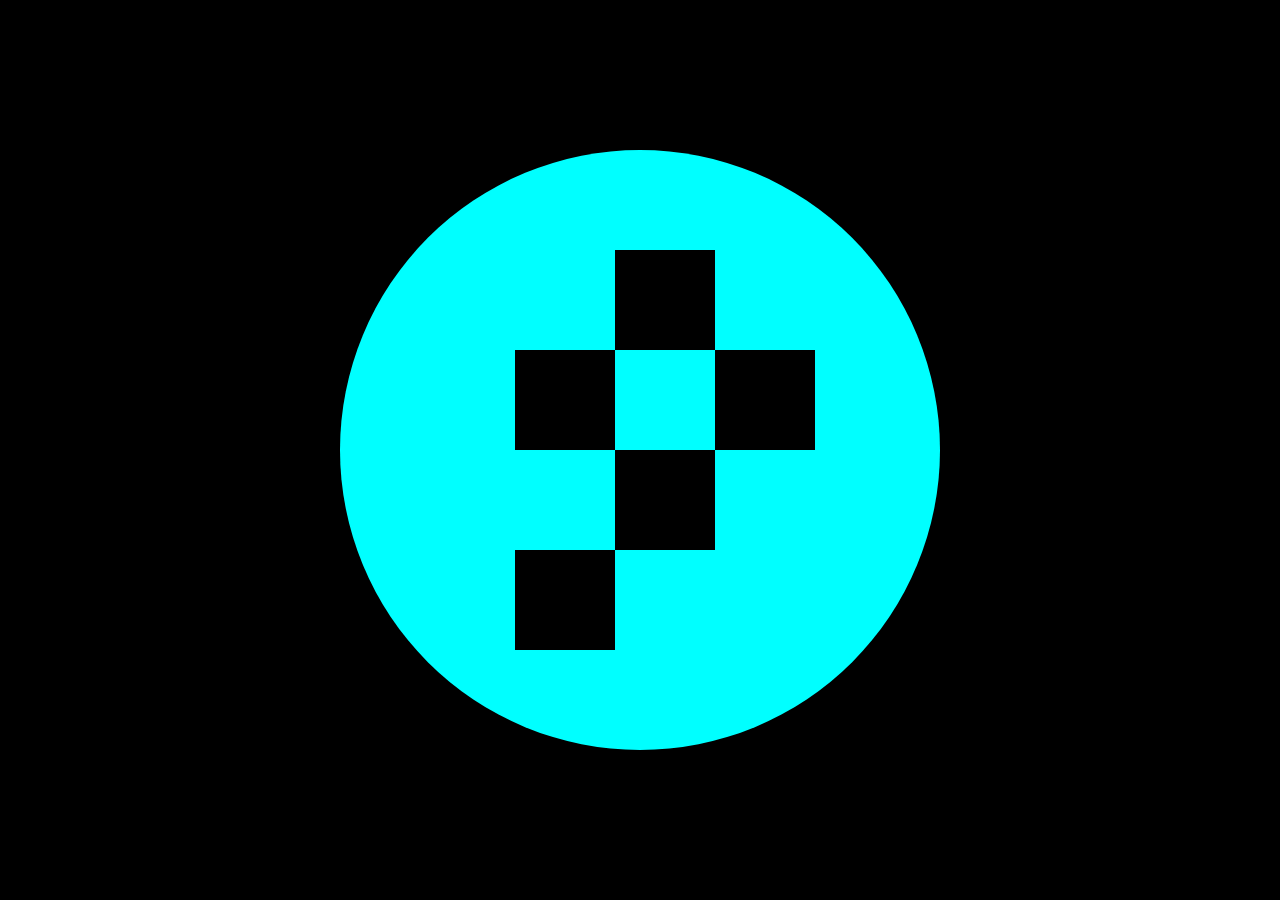
<file: pages/collections/PxlButtons/PixlButtonAqua.html>
<!DOCTYPE html>
<html lang="en">
<head>
	<meta charset="UTF-8">
	<meta http-equiv="X-UA-Compatible" content="IE-edge">
	<meta name="viewport" content="width=device-width, initial-scale=1.0">
	<title>PxlButtonAqua</title>
<style>

* {
  margin: 0;
  padding: 0;
  box-sizing: border-box;
}

canvas {
   position:  absolute;
   top:  0;
   left: 0;
   object-fit: contain;
   
}

body {
  overflow:  hidden;
}


</style>

<body>

<canvas id="canvas"></canvas>

<script>

//Create Canvas
var canvas = document.getElementById('canvas');
var ctx = canvas.getContext('2d');
canvas.width = window.innerWidth;
canvas.height = window.innerHeight;

document.body.style.backgroundColor = 'black'

let startX = window.innerWidth/2;
let startY = window.innerHeight/2;

//Logo Background
ctx.fillStyle= 'aqua'
ctx.arc(startX,startY,300,0,2*Math.PI);
ctx.fill();

//Logo
ctx.beginPath();
ctx.fillStyle= 'black'
ctx.fillRect(startX-25, startY, 100,100);
ctx.fillRect(startX-25, startY-200, 100,100);
ctx.fillRect(startX-125, startY-100, 100,100);
ctx.fillRect(startX+75, startY-100, 100,100);
ctx.fillRect(startX-125, startY+100, 100,100);
ctx.fill();


//Event Listener for Click
      canvas.addEventListener(
        "click", 
        function (event) {


          var element = event.currentTarget;
          element.clicks = (element.clicks || 1) //+ 1;
          var xclick = event.clientX;
          var yclick = event.clientY;
          if(element.clicks <= 1 && xclick > startX-25 && xclick < startX+75 && yclick > startY-100 && yclick < startY){
            ctx.fillStyle= 'black';
            ctx.arc(startX,startY,300,0,2*Math.PI);
            ctx.fill();
            ctx.beginPath();
            ctx.fillStyle='aqua'
            ctx.fillRect(startX-25, startY, 100,100);
            ctx.fillRect(startX-25, startY-200, 100,100);
            ctx.fillRect(startX-125, startY-100, 100,100);
            ctx.fillRect(startX+75, startY-100, 100,100);
            ctx.fillRect(startX-125, startY+100, 100,100);
            ctx.fill();
            element.clicks += 1;
            }
            else if(element.clicks <= 2){
            ctx.fillStyle= 'aqua';
            ctx.arc(startX,startY,300,0,2*Math.PI);
            ctx.fill();
            ctx.beginPath();
            ctx.fillStyle='black'
            ctx.fillRect(startX-25, startY, 100,100);
            ctx.fillRect(startX-25, startY-200, 100,100);
            ctx.fillRect(startX-125, startY-100, 100,100);
            ctx.fillRect(startX+75, startY-100, 100,100);
            ctx.fillRect(startX-125, startY+100, 100,100);
            ctx.fill();
            element.clicks=0
            }
        },
        {once:false}
      );

</script>

</body>
</html>
</file>
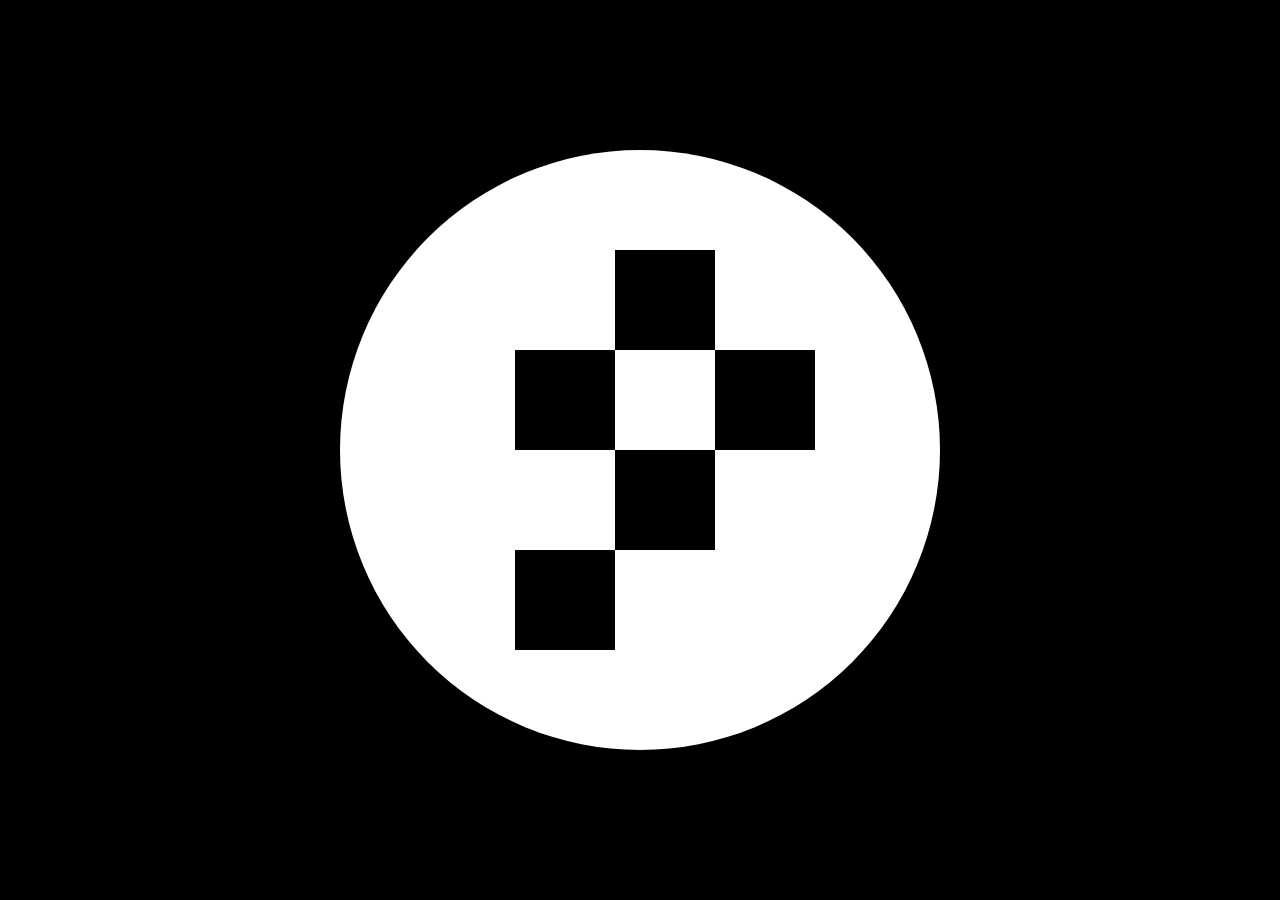
<file: pages/collections/PxlButtons/PxlButtonBW.html>
<!DOCTYPE html>
<html lang="en">
<head>
	<meta charset="UTF-8">
	<meta http-equiv="X-UA-Compatible" content="IE-edge">
	<meta name="viewport" content="width=device-width, initial-scale=1.0">
	<title>PxlButtonBW</title>
<style>

* {
  margin: 0;
  padding: 0;
  box-sizing: border-box;
}

canvas {
   position:  absolute;
   top:  0;
   left: 0;
   object-fit: contain;
   
}

body {
  overflow:  hidden;
}


</style>

<body>

<canvas id="canvas"></canvas>

<script>

//Create Canvas
var canvas = document.getElementById('canvas');
var ctx = canvas.getContext('2d');
canvas.width = window.innerWidth;
canvas.height = window.innerHeight;
canvas.style.width = '100vw';
canvas.style.height = '100vh';

document.body.style.backgroundColor = 'black'

let startX = window.innerWidth/2;
let startY = window.innerHeight/2;

//Logo Background
ctx.fillStyle= 'white';
ctx.arc(startX,startY,300,0,2*Math.PI);
ctx.fill();

//Logo
ctx.beginPath();
ctx.fillStyle='black'
ctx.fillRect(startX-25, startY, 100,100);
ctx.fillRect(startX-25, startY-200, 100,100);
ctx.fillRect(startX-125, startY-100, 100,100);
ctx.fillRect(startX+75, startY-100, 100,100);
ctx.fillRect(startX-125, startY+100, 100,100);
ctx.fill();


//Event Listener for Click
      canvas.addEventListener(
        "click", 
        function (event) {


          var element = event.currentTarget;
          element.clicks = (element.clicks || 1) //+ 1;
          var xclick = event.clientX;
          var yclick = event.clientY;
          if(element.clicks <= 1 && xclick > startX-25 && xclick < startX+75 && yclick > startY-100 && yclick < startY){
            ctx.fillStyle= 'black';
            ctx.arc(startX,startY,300,0,2*Math.PI);
            ctx.fill();
            ctx.beginPath();
            ctx.fillStyle='white'
            ctx.fillRect(startX-25, startY, 100,100);
            ctx.fillRect(startX-25, startY-200, 100,100);
            ctx.fillRect(startX-125, startY-100, 100,100);
            ctx.fillRect(startX+75, startY-100, 100,100);
            ctx.fillRect(startX-125, startY+100, 100,100);
            ctx.fill();
            element.clicks += 1;
            }
            else if(element.clicks <= 2){
            ctx.fillStyle= 'white';
            ctx.arc(startX,startY,300,0,2*Math.PI);
            ctx.fill();
            ctx.beginPath();
            ctx.fillStyle='black'
            ctx.fillRect(startX-25, startY, 100,100);
            ctx.fillRect(startX-25, startY-200, 100,100);
            ctx.fillRect(startX-125, startY-100, 100,100);
            ctx.fillRect(startX+75, startY-100, 100,100);
            ctx.fillRect(startX-125, startY+100, 100,100);
            ctx.fill();
            element.clicks=0
            }
        },
        {once:false}
      );

</script>

</body>
</html>
</file>
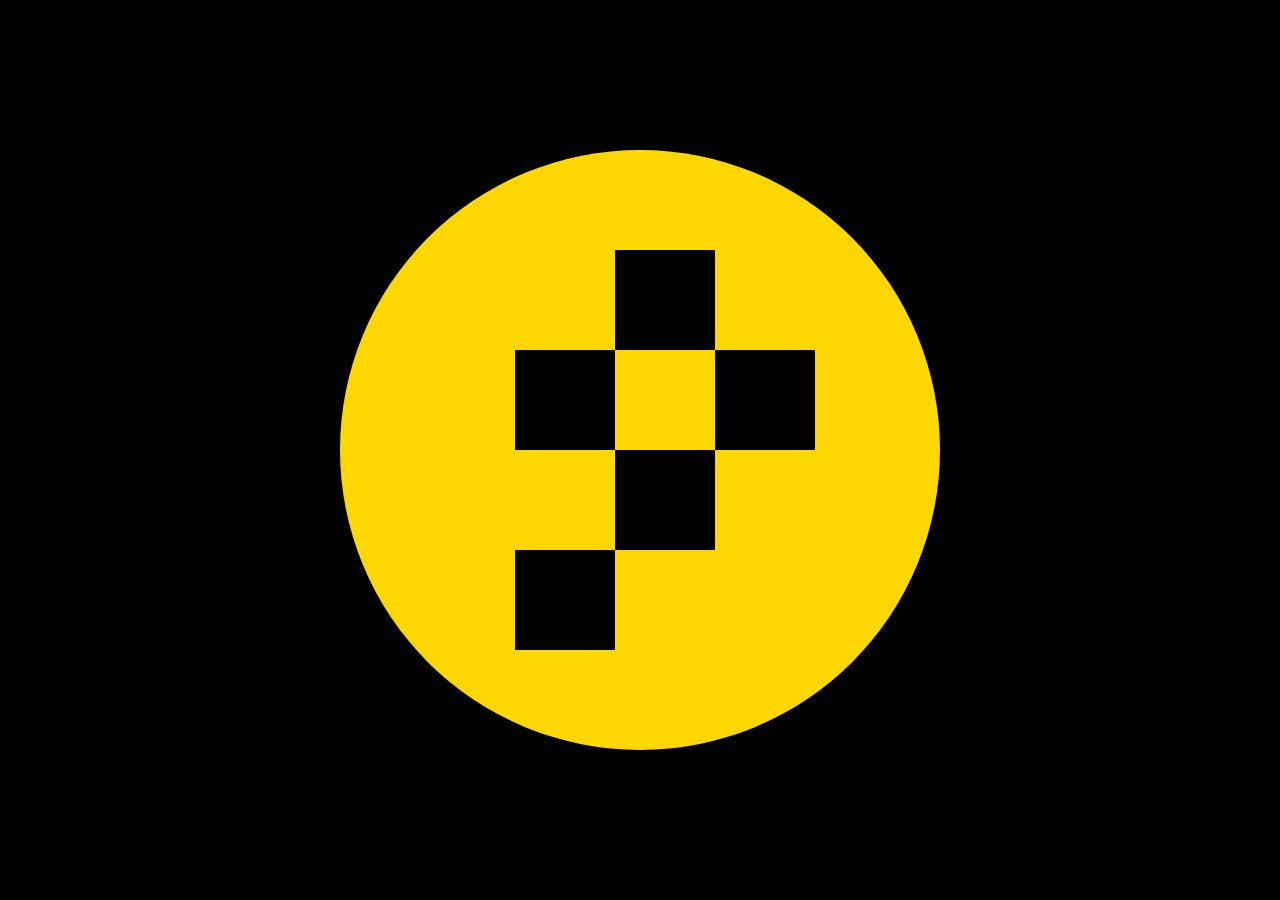
<file: pages/collections/PxlButtons/PxlButtonGold.html>
<!DOCTYPE html>
<html lang="en">
<head>
	<meta charset="UTF-8">
	<meta http-equiv="X-UA-Compatible" content="IE-edge">
	<meta name="viewport" content="width=device-width, initial-scale=1.0">
	<title>PxlButtonGold</title>
<style>

* {
  margin: 0;
  padding: 0;
  box-sizing: border-box;
}

canvas {
   position:  absolute;
   top:  0;
   left: 0;
   object-fit: contain;
   
}

body {
  overflow:  hidden;
}


</style>

<body>

<canvas id="canvas"></canvas>

<script>

//Create Canvas
var canvas = document.getElementById('canvas');
var ctx = canvas.getContext('2d');
canvas.width = window.innerWidth;
canvas.height = window.innerHeight;

document.body.style.backgroundColor = 'black'

let startX = window.innerWidth/2;
let startY = window.innerHeight/2;

//Logo Background
ctx.fillStyle= 'gold'
ctx.arc(startX,startY,300,0,2*Math.PI);
ctx.fill();

//Logo
ctx.beginPath();
ctx.fillStyle= 'black'
ctx.fillRect(startX-25, startY, 100,100);
ctx.fillRect(startX-25, startY-200, 100,100);
ctx.fillRect(startX-125, startY-100, 100,100);
ctx.fillRect(startX+75, startY-100, 100,100);
ctx.fillRect(startX-125, startY+100, 100,100);
ctx.fill();


//Event Listener for Click
      canvas.addEventListener(
        "click", 
        function (event) {


          var element = event.currentTarget;
          element.clicks = (element.clicks || 1) //+ 1;
          var xclick = event.clientX;
          var yclick = event.clientY;
          if(element.clicks <= 1 && xclick > startX-25 && xclick < startX+75 && yclick > startY-100 && yclick < startY){
            ctx.fillStyle= 'black';
            ctx.arc(startX,startY,300,0,2*Math.PI);
            ctx.fill();
            ctx.beginPath();
            ctx.fillStyle='gold'
            ctx.fillRect(startX-25, startY, 100,100);
            ctx.fillRect(startX-25, startY-200, 100,100);
            ctx.fillRect(startX-125, startY-100, 100,100);
            ctx.fillRect(startX+75, startY-100, 100,100);
            ctx.fillRect(startX-125, startY+100, 100,100);
            ctx.fill();
            element.clicks += 1;
            }
            else if(element.clicks <= 2){
            ctx.fillStyle= 'gold';
            ctx.arc(startX,startY,300,0,2*Math.PI);
            ctx.fill();
            ctx.beginPath();
            ctx.fillStyle='black'
            ctx.fillRect(startX-25, startY, 100,100);
            ctx.fillRect(startX-25, startY-200, 100,100);
            ctx.fillRect(startX-125, startY-100, 100,100);
            ctx.fillRect(startX+75, startY-100, 100,100);
            ctx.fillRect(startX-125, startY+100, 100,100);
            ctx.fill();
            element.clicks=0
            }
        },
        {once:false}
      );

</script>

</body>
</html>
</file>
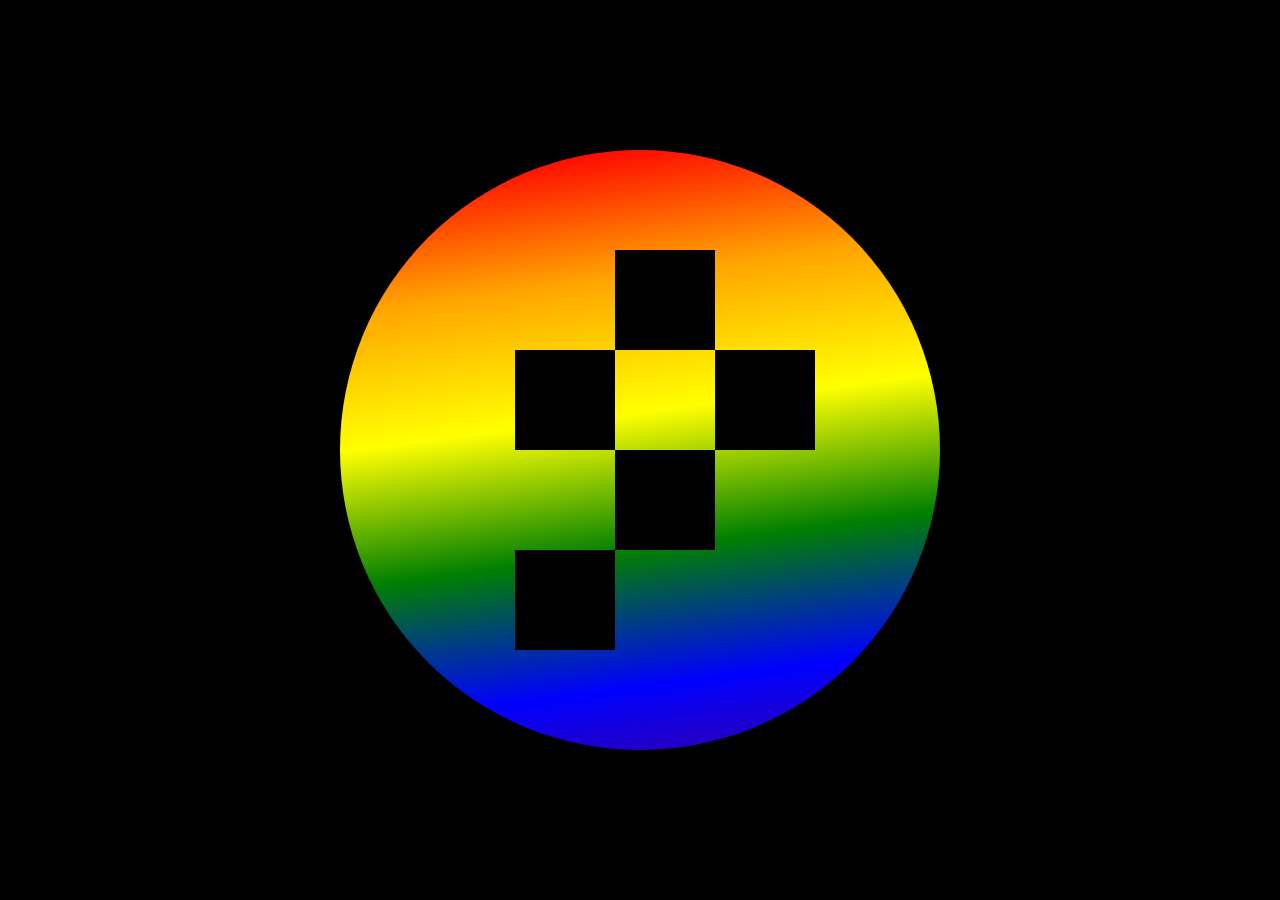
<file: pages/collections/PxlButtons/PxlButtonRainbow.html>
<!DOCTYPE html>
<html lang="en">
<head>
	<meta charset="UTF-8">
	<meta http-equiv="X-UA-Compatible" content="IE-edge">
	<meta name="viewport" content="width=device-width, initial-scale=1.0">
	<title>PxlButtonRainbow</title>
<style>

* {
  margin: 0;
  padding: 0;
  box-sizing: border-box;
}

canvas {
   position:  absolute;
   top:  0;
   left: 0;
   object-fit: contain;
   
}

body {
  overflow:  hidden;
}


</style>

<body>

<canvas id="canvas"></canvas>

<script>

//Create Canvas
var canvas = document.getElementById('canvas');
var ctx = canvas.getContext('2d');
canvas.width = window.innerWidth;
canvas.height = window.innerHeight;

document.body.style.backgroundColor = 'black'

let startX = window.innerWidth/2;
let startY = window.innerHeight/2;

var rainbow = ctx.createLinearGradient(window.innerWidth/4, window.innerHeight*0.2, window.innerWidth/3, window.innerHeight*1.1);
rainbow.addColorStop(0, "red");
rainbow.addColorStop(1/6, "orange");
rainbow.addColorStop(2/6, "yellow");
rainbow.addColorStop(3/6, "green");
rainbow.addColorStop(4/6, "blue");
rainbow.addColorStop(5/6, "indigo");
rainbow.addColorStop(1, "violet");


//Logo Background
ctx.fillStyle= rainbow 
ctx.arc(startX,startY,300,0,2*Math.PI);
ctx.fill();

//Logo
ctx.beginPath();
ctx.fillStyle= 'black'
ctx.fillRect(startX-25, startY, 100,100);
ctx.fillRect(startX-25, startY-200, 100,100);
ctx.fillRect(startX-125, startY-100, 100,100);
ctx.fillRect(startX+75, startY-100, 100,100);
ctx.fillRect(startX-125, startY+100, 100,100);
ctx.fill();


//Event Listener for Click
      canvas.addEventListener(
        "click", 
        function (event) {


          var element = event.currentTarget;
          element.clicks = (element.clicks || 1) //+ 1;
          var xclick = event.clientX;
          var yclick = event.clientY;
          if(element.clicks <= 1 && xclick > startX-25 && xclick < startX+75 && yclick > startY-100 && yclick < startY){
            ctx.fillStyle= 'black';
            ctx.arc(startX,startY,300,0,2*Math.PI);
            ctx.fill();
            ctx.beginPath();
            ctx.fillStyle= rainbow
            ctx.fillRect(startX-25, startY, 100,100);
            ctx.fillRect(startX-25, startY-200, 100,100);
            ctx.fillRect(startX-125, startY-100, 100,100);
            ctx.fillRect(startX+75, startY-100, 100,100);
            ctx.fillRect(startX-125, startY+100, 100,100);
            ctx.fill();
            element.clicks += 1;
            }
            else if(element.clicks <= 2){
            ctx.fillStyle= rainbow
            ctx.arc(startX,startY,300,0,2*Math.PI);
            ctx.fill();
            ctx.beginPath();
            ctx.fillStyle='black'
            ctx.fillRect(startX-25, startY, 100,100);
            ctx.fillRect(startX-25, startY-200, 100,100);
            ctx.fillRect(startX-125, startY-100, 100,100);
            ctx.fillRect(startX+75, startY-100, 100,100);
            ctx.fillRect(startX-125, startY+100, 100,100);
            ctx.fill();
            element.clicks=0
            }
        },
        {once:false}
      );

</script>

</body>
</html>
</file>
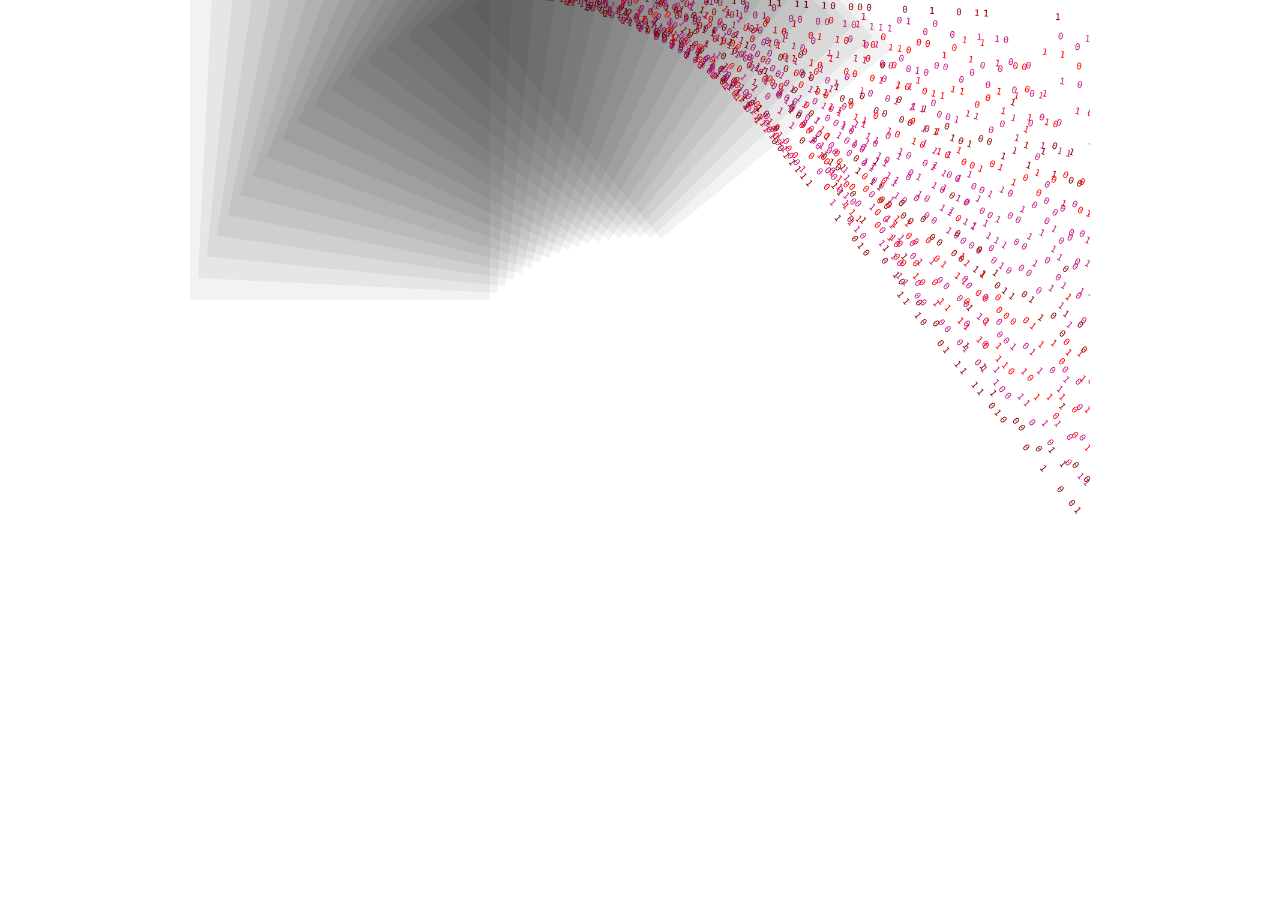
<file: pages/collections/Reification/test1.html>
<!DOCTYPE html>
<html lang="en">
<head>
	<meta charset="UTF-8">
	<meta http-equiv="X-UA-Compatible" content="IE-edge">
	<meta name="viewport" content="width=device-width, initial-scale=1.0">
	<title>Code Rain</title>
<style>

* {
	margin: 0;
	padding: 0;
	box-sizing: border-box;
}

canvas {
	 position:  absolute;
	 top:  0;
	 left: 0;
	 object-fit: contain;
}

</style>

<body>
	<canvas id='canvas1'></canvas>

<script>

//Get Random Colour function
function getRandomColor() {
            var letters = '0123456789ABCDEF';
            var color = '#';
            for (var i = 0; i < 6; i++) {
                color += letters[Math.floor(Math.random() * 16)];
              }
              return color;
            };

//Random Integer function
function getRandomInt(min, max) {
            return Math.floor(Math.random() * (max - min + 1) + min);
          };


	const canvas = document.getElementById('canvas1');
	const ctx = canvas.getContext('2d');
	canvas.width = 1500;
	canvas.height = 1500;
	canvas.style.width = '100vw';
  canvas.style.height = '100vh';


	class Symbol {
		constructor(x, y, fontSize, canvasHeight){
			this.characters = '01';
			this.x = x;
			this.y = y;
			this.fontSize = fontSize;
			this.text = '';
			this.canvasHeight = canvasHeight;

		}
		draw(context){
			this.text = this.characters.charAt(Math.floor(Math.random()*this.characters.length));
			context.fillText(this.text, this.x * this.fontSize, this.y * this.fontSize);
			if (this.y * this.fontSize > this.canvasHeight && Math.random() > 0.6){
				this.y = 0;
			} else {
				this.y += 1;
			}

		}
	}

	class Effect {
		constructor(canvasWidth, canvasHeight){
			this.canvasWidth = canvasWidth;
			this.canvasHeight = canvasHeight;
			this.fontSize = 15;
			this.columns = this.canvasWidth/this.fontSize;
			this.symbols = [];
			this.initialize();

		}
		initialize(){
			for (let i = 0; i < this.columns; i++){
				this.symbols[i] = new Symbol(i, 550, this.fontSize, this.canvasHeight); 
			}
		}
		resize(width, height){
			this.canvasWidth = width;
			this.canvasHeight = height;
			this.columns = this.canvasWidth/this.fontSize;
			this.symbols = [];
			this.initialize();

		}
	}

const effect = new Effect(canvas.width, canvas.height);
let lastTime = 0;
const fps = 60;
const nextFrame = 2500/fps;
let timer = 0;


var colour_array = new Array (
	'darkRed',
	'red',
	'mediumVioletRed',
	'orangeRed'
	)

var r = getRandomInt(2,64);


console.log('degree of rotation', r);

function animate(timeStamp){
	const deltaTime = timeStamp - lastTime;


	lastTime = timeStamp;
	if (timer > nextFrame){
	ctx.fillStyle = 'rgba(0, 0, 0, 0.05)';
	ctx.textAlign = 'center';

	ctx.fillRect(0, 0, canvas.width/3, canvas.height/3);

	ctx.fillStyle = colour_array[getRandomInt(0,2)];

	ctx.font = effect.fontSize + 'px monospace';
	effect.symbols.forEach(symbol => symbol.draw(ctx));
	ctx.translate(canvas.width/2, canvas.height/2);
	ctx.rotate(Math.PI / 64);
	ctx.translate(-canvas.width/2, -canvas.height/2);
	timer = 0;	
	} else {
		timer += deltaTime;
	}
	requestAnimationFrame(animate);
}

animate(0);


//Event Listener for Click
      canvas.addEventListener(
        "click",
        function (event) {

          if (!event.target.matches('.canvas')) {

        location.reload();
          }

        },
        false
      );

</script>
</body>
</html>
</file>
<file: css/style.css>
* {
	margin: 0;
	padding: 0;
	box-sizing: border-box;
}

	body {
	background-color: black;
	font-family: Helvetica;
	font-size: 20px;
	color: grey;
	text-align: center;
	

}

canvas {
	text-align: center;
	position: relative;
	object-fit: contain;
	z-index: -1;

}

	.header {
		background-color: darkBlue;
		padding-top: 20px;
	}

	h1 {
		color: limegreen;
		text-align: center;
	}

	.button {
		text-align: center;
		padding: 30px;
	}

	.navbar {
		background: linear-gradient(0, red 0, blue, darkBlue 100%);
		padding: 20px;

	}

	.centerElement {
  width: 100%;
  color: white;
  border: 3px solid red;
  padding: 10px;
  position: absolute;
  background-color: grey;
  
	}

.title {
	  width: 100%;
  color: white;
  border: 3px solid red;
  padding: 10px;
  background-color: grey;
 

}


a {
	background-color: transparent;
	text-decoration: none;
	color:  white;
	padding-left: 16px;
	padding-right: 16px;
}

.footer {
	padding: 20px;
}

.dropbtn {
  background-color: transparent;
  opacity: 1;
  color: white;
  padding: 16px;
  font-size: 20px;
  font-family: Helvetica;
  border: none;
  cursor: pointer;
}

.dropdown {
  position: relative;
  display: inline-block;
}

.dropdown-content {
  display: none;
  position: absolute;
  background-color: white;
  opacity: 0.8;
  min-width: 160px;
  z-index: 1;
}

.dropdown-content a {
  color: black;
  padding: 12px 16px;
  text-decoration: none;
  display: block;
}

.dropdown-content a:hover {background-color: grey}

.dropdown:hover .dropdown-content {
  display: block;
}

.dropdown:hover .dropbtn {
  background-color: transparant;
  opacity: 1;
}

.row {
  display: flex;
}

.column {
  flex: 33.33%;
  padding: 5px;
}
</file>
